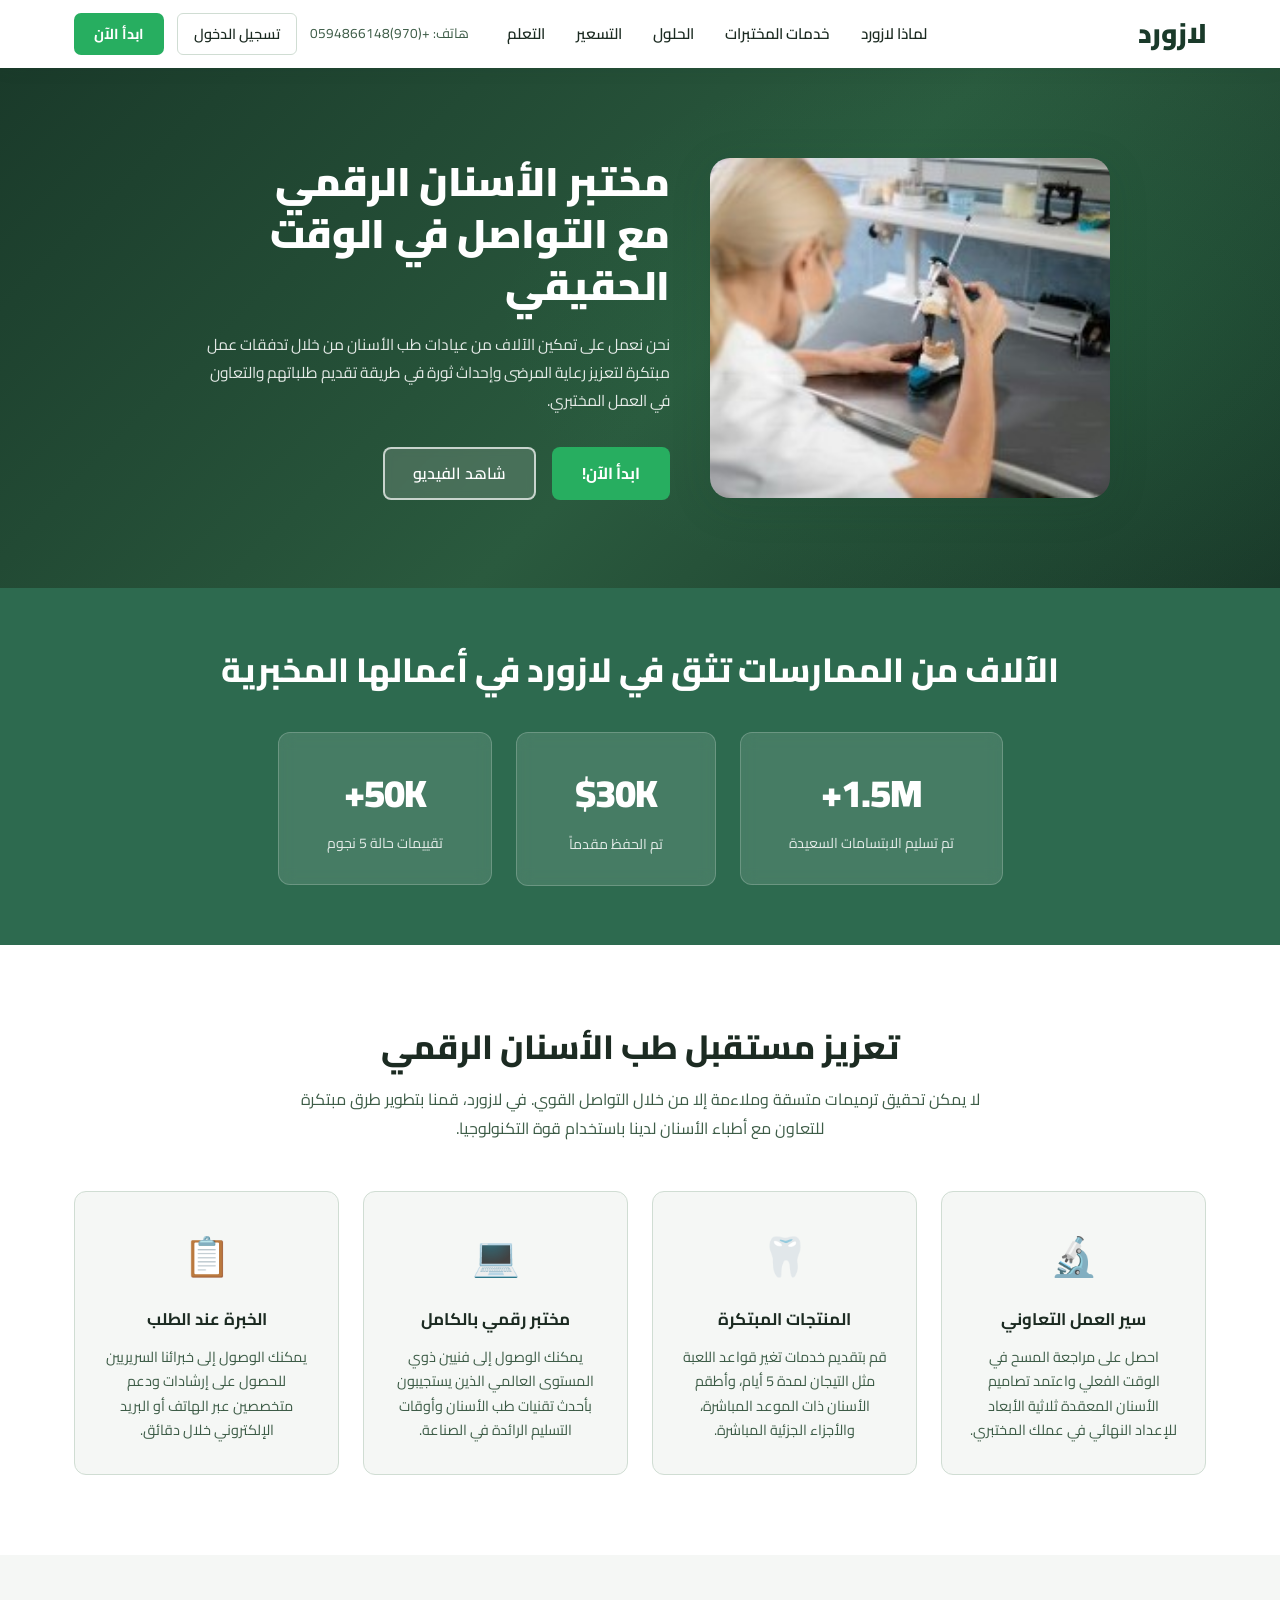
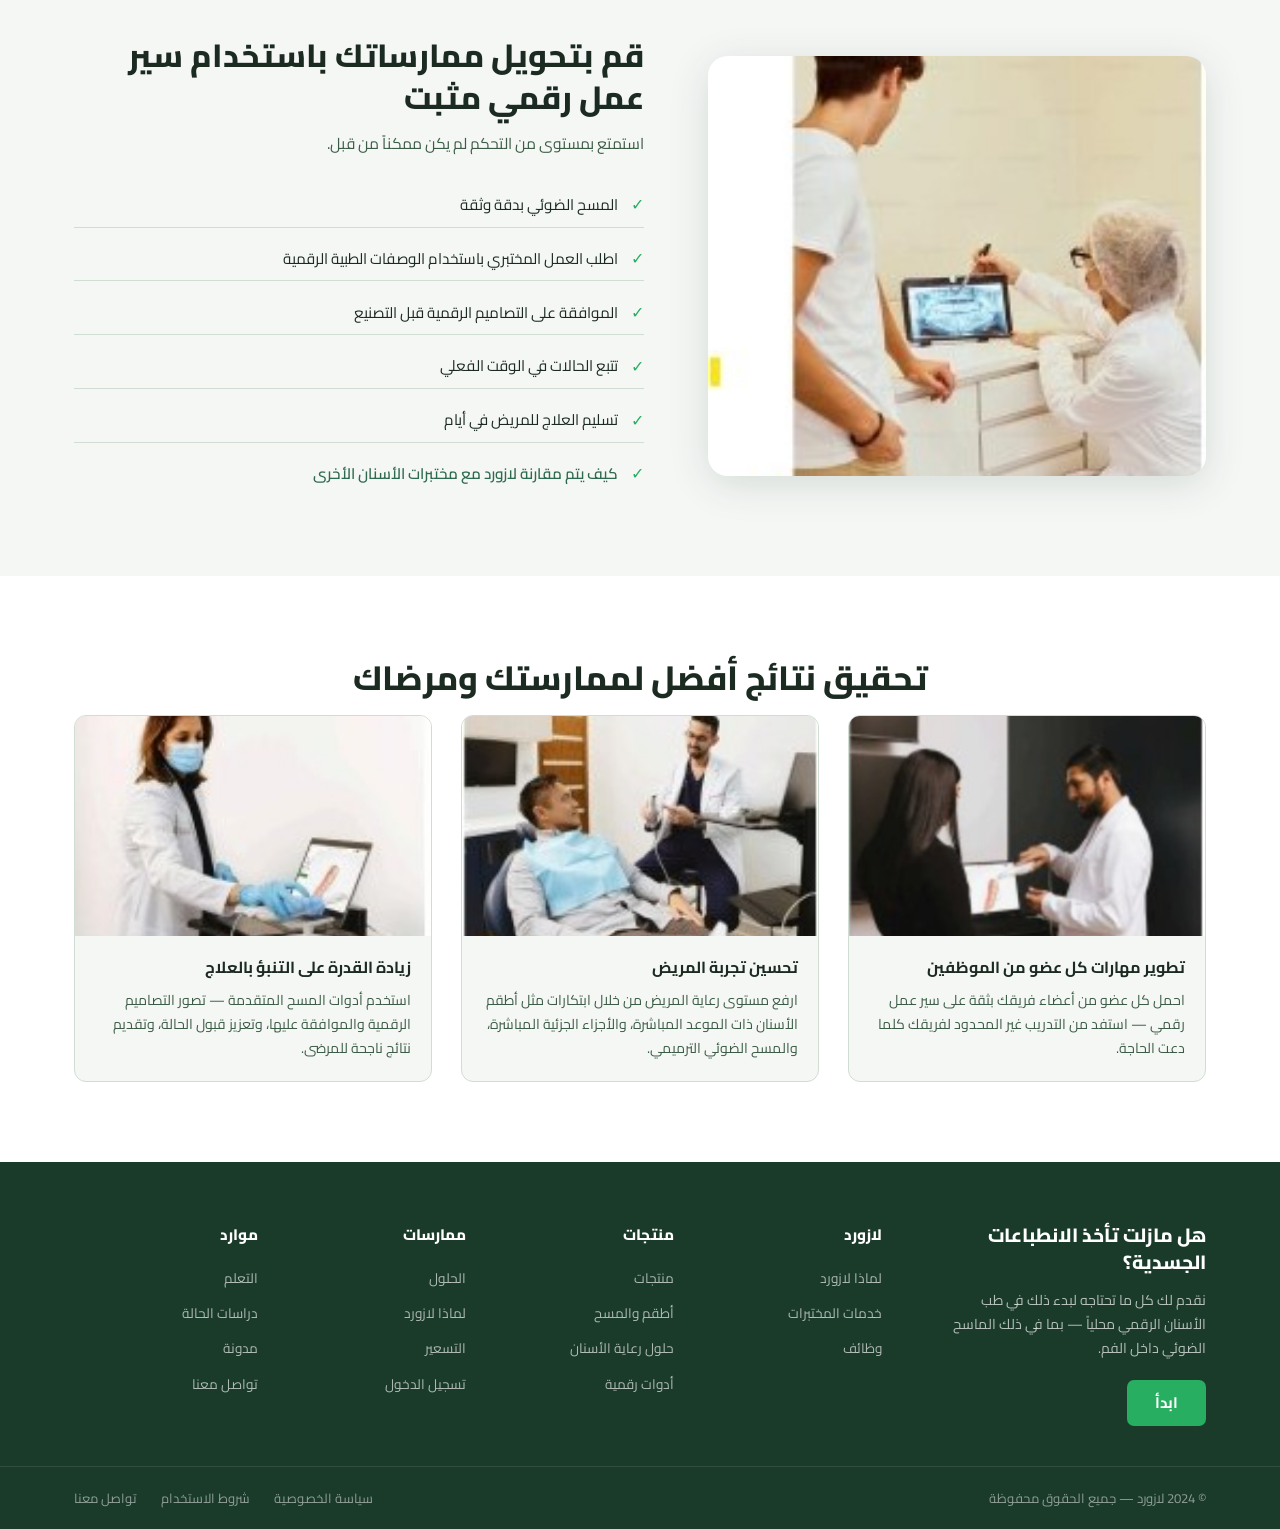
<file: index.html>
<!DOCTYPE html>
<html lang="ar" dir="rtl">

<head>
  <meta charset="UTF-8" />
  <meta name="viewport" content="width=device-width, initial-scale=1.0" />
  <title>لازورد — مختبر الأسنان الرقمي</title>
  <link rel="stylesheet" href="style.css" />
  <link rel="preconnect" href="https://fonts.googleapis.com" />
  <link rel="preconnect" href="https://fonts.gstatic.com" crossorigin />
  <link
    href="https://fonts.googleapis.com/css2?family=Cairo:wght@300;400;500;600;700;800;900&family=Tajawal:wght@300;400;500;700;800&display=swap"
    rel="stylesheet" />
</head>

<body>

  <!-- NAVBAR -->
  <header class="navbar">
    <div class="nav-container">
      <a href="index.html" class="logo">لازورد</a>
      <nav class="nav-links">
        <a href="why-lazord.html">لماذا لازورد</a>
        <a href="lab-services.html">خدمات المختبرات</a>
        <a href="solutions.html">الحلول</a>
        <a href="pricing.html">التسعير</a>
        <a href="learn.html">التعلم</a>
      </nav>
      <div class="nav-actions">
        <span class="phone">هاتف: +(970)0594866148</span>
        <a href="login.html" class="btn-login">تسجيل الدخول</a>
        <a href="pricing.html" class="btn-cta">ابدأ الآن</a>
      </div>
      <button class="mobile-menu-btn" id="mobileMenuBtn" aria-label="القائمة">
        <span></span><span></span><span></span>
      </button>
    </div>
    <div class="mobile-menu" id="mobileMenu">
      <a href="why-lazord.html">لماذا لازورد</a>
      <a href="lab-services.html">خدمات المختبرات</a>
      <a href="solutions.html">الحلول</a>
      <a href="pricing.html">التسعير</a>
      <a href="learn.html">التعلم</a>
      <a href="pricing.html" class="btn-cta mobile-cta">ابدأ الآن</a>
    </div>
  </header>

  <main>

    <!-- HERO -->
    <section class="hero" id="home">
      <div class="hero-container">
        <div class="hero-image-wrap">
          <img src="images/hero-lab.jpg" alt="مختبر الأسنان" class="hero-img" />
        </div>
        <div class="hero-content">
          <h1>مختبر الأسنان الرقمي<br />مع التواصل في الوقت<br />الحقيقي</h1>
          <p>نحن نعمل على تمكين الآلاف من عيادات طب الأسنان من خلال تدفقات عمل مبتكرة لتعزيز رعاية المرضى وإحداث ثورة في
            طريقة تقديم طلباتهم والتعاون في العمل المختبري.</p>
          <div class="hero-btns">
            <a href="pricing.html" class="btn-primary">ابدأ الآن!</a>
            <a href="why-lazord.html" class="btn-secondary">شاهد الفيديو</a>
          </div>
        </div>
      </div>
    </section>

    <!-- STATS -->
    <section class="stats">
      <div class="container">
        <h2 class="section-title">الآلاف من الممارسات تثق في لازورد في أعمالها المخبرية</h2>
        <div class="stats-grid">
          <div class="stat-card"><span class="stat-num">1.5M+</span><span class="stat-label">تم تسليم الابتسامات
              السعيدة</span></div>
          <div class="stat-card"><span class="stat-num">$30K</span><span class="stat-label">تم الحفظ مقدماً</span></div>
          <div class="stat-card"><span class="stat-num">50K+</span><span class="stat-label">تقييمات حالة 5 نجوم</span>
          </div>
        </div>
      </div>
    </section>

    <!-- FEATURES -->
    <section class="features">
      <div class="container">
        <h2 class="section-title">تعزيز مستقبل طب الأسنان الرقمي</h2>
        <p class="section-subtitle">لا يمكن تحقيق ترميمات متسقة وملاءمة إلا من خلال التواصل القوي. في لازورد، قمنا
          بتطوير طرق مبتكرة للتعاون مع أطباء الأسنان لدينا باستخدام قوة التكنولوجيا.</p>
        <div class="features-grid">
          <div class="feature-card">
            <div class="feature-icon">
              <div class="icon-fallback">🔬</div>
            </div>
            <h3>سير العمل التعاوني</h3>
            <p>احصل على مراجعة المسح في الوقت الفعلي واعتمد تصاميم الأسنان المعقدة ثلاثية الأبعاد للإعداد النهائي في
              عملك المختبري.</p>
          </div>
          <div class="feature-card">
            <div class="feature-icon">
              <div class="icon-fallback">🦷</div>
            </div>
            <h3>المنتجات المبتكرة</h3>
            <p>قم بتقديم خدمات تغير قواعد اللعبة مثل التيجان لمدة 5 أيام، وأطقم الأسنان ذات الموعد المباشرة، والأجزاء
              الجزئية المباشرة.</p>
          </div>
          <div class="feature-card">
            <div class="feature-icon">
              <div class="icon-fallback">💻</div>
            </div>
            <h3>مختبر رقمي بالكامل</h3>
            <p>يمكنك الوصول إلى فنيين ذوي المستوى العالمي الذين يستجيبون بأحدث تقنيات طب الأسنان وأوقات التسليم الرائدة
              في الصناعة.</p>
          </div>
          <div class="feature-card">
            <div class="feature-icon">
              <div class="icon-fallback">📋</div>
            </div>
            <h3>الخبرة عند الطلب</h3>
            <p>يمكنك الوصول إلى خبرائنا السريريين للحصول على إرشادات ودعم متخصصين عبر الهاتف أو البريد الإلكتروني خلال
              دقائق.</p>
          </div>
        </div>
      </div>
    </section>

    <!-- WORKFLOW -->
    <section class="workflow">
      <div class="container workflow-container">
        <div class="workflow-image">
          <img src="images/workflow.jpg" alt="سير العمل" />
        </div>
        <div class="workflow-content">
          <h2>قم بتحويل ممارساتك باستخدام سير عمل رقمي مثبت</h2>
          <p class="workflow-sub">استمتع بمستوى من التحكم لم يكن ممكناً من قبل.</p>
          <ul class="workflow-list">
            <li><span class="check">✓</span> المسح الضوئي بدقة وثقة</li>
            <li><span class="check">✓</span> اطلب العمل المختبري باستخدام الوصفات الطبية الرقمية</li>
            <li><span class="check">✓</span> الموافقة على التصاميم الرقمية قبل التصنيع</li>
            <li><span class="check">✓</span> تتبع الحالات في الوقت الفعلي</li>
            <li><span class="check">✓</span> تسليم العلاج للمريض في أيام</li>
            <li><span class="check">✓</span><a href="why-lazord.html" class="link-green"> كيف يتم مقارنة لازورد مع
                مختبرات الأسنان الأخرى</a></li>
          </ul>
        </div>
      </div>
    </section>

    <!-- RESULTS -->
    <section class="results">
      <div class="container">
        <h2 class="section-title">تحقيق نتائج أفضل لممارستك ومرضاك</h2>
        <div class="results-grid">
          <div class="result-card"><img src="images/result-1.jpg" alt="تطوير مهارات الفريق" />
            <h3>تطوير مهارات كل عضو من الموظفين</h3>
            <p>احمل كل عضو من أعضاء فريقك بثقة على سير عمل رقمي — استفد من التدريب غير المحدود لفريقك كلما دعت الحاجة.
            </p>
          </div>
          <div class="result-card"><img src="images/result-2.jpg" alt="تحسين تجربة المريض" />
            <h3>تحسين تجربة المريض</h3>
            <p>ارفع مستوى رعاية المريض من خلال ابتكارات مثل أطقم الأسنان ذات الموعد المباشرة، والأجزاء الجزئية المباشرة،
              والمسح الضوئي الترميمي.</p>
          </div>
          <div class="result-card"><img src="images/result-3.jpg" alt="زيادة القدرة على التنبؤ بالعلاج" />
            <h3>زيادة القدرة على التنبؤ بالعلاج</h3>
            <p>استخدم أدوات المسح المتقدمة — تصور التصاميم الرقمية والموافقة عليها، وتعزيز قبول الحالة، وتقديم نتائج
              ناجحة للمرضى.</p>
          </div>
        </div>
      </div>
    </section>

  </main>

  <!-- FOOTER -->
  <footer class="footer">
    <div class="container footer-container">
      <div class="footer-cta">
        <h3>هل مازلت تأخذ الانطباعات الجسدية؟</h3>
        <p>نقدم لك كل ما تحتاجه لبدء ذلك في طب الأسنان الرقمي محلياً — بما في ذلك الماسح الضوئي داخل الفم.</p>
        <a href="pricing.html" class="btn-cta-footer">ابدأ</a>
      </div>
      <div class="footer-links">
        <div class="footer-col">
          <h4>لازورد</h4>
          <ul>
            <li><a href="why-lazord.html">لماذا لازورد</a></li>
            <li><a href="lab-services.html">خدمات المختبرات</a></li>
            <li><a href="#">وظائف</a></li>
          </ul>
        </div>
        <div class="footer-col">
          <h4>منتجات</h4>
          <ul>
            <li><a href="lab-services.html">منتجات</a></li>
            <li><a href="lab-services.html">أطقم والمسح</a></li>
            <li><a href="lab-services.html">حلول رعاية الأسنان</a></li>
            <li><a href="lab-services.html">أدوات رقمية</a></li>
          </ul>
        </div>
        <div class="footer-col">
          <h4>ممارسات</h4>
          <ul>
            <li><a href="solutions.html">الحلول</a></li>
            <li><a href="why-lazord.html">لماذا لازورد</a></li>
            <li><a href="pricing.html">التسعير</a></li>
            <li><a href="login.html">تسجيل الدخول</a></li>
          </ul>
        </div>
        <div class="footer-col">
          <h4>موارد</h4>
          <ul>
            <li><a href="learn.html">التعلم</a></li>
            <li><a href="learn.html">دراسات الحالة</a></li>
            <li><a href="learn.html">مدونة</a></li>
            <li><a href="pricing.html">تواصل معنا</a></li>
          </ul>
        </div>
      </div>
    </div>
    <div class="footer-bottom">
      <div class="container">
        <p>© 2024 لازورد — جميع الحقوق محفوظة</p>
        <div class="footer-legal"><a href="#">سياسة الخصوصية</a><a href="#">شروط الاستخدام</a><a
            href="pricing.html">تواصل معنا</a></div>
      </div>
    </div>
  </footer>

  <script src="script.js"></script>
</body>

</html>
</file>
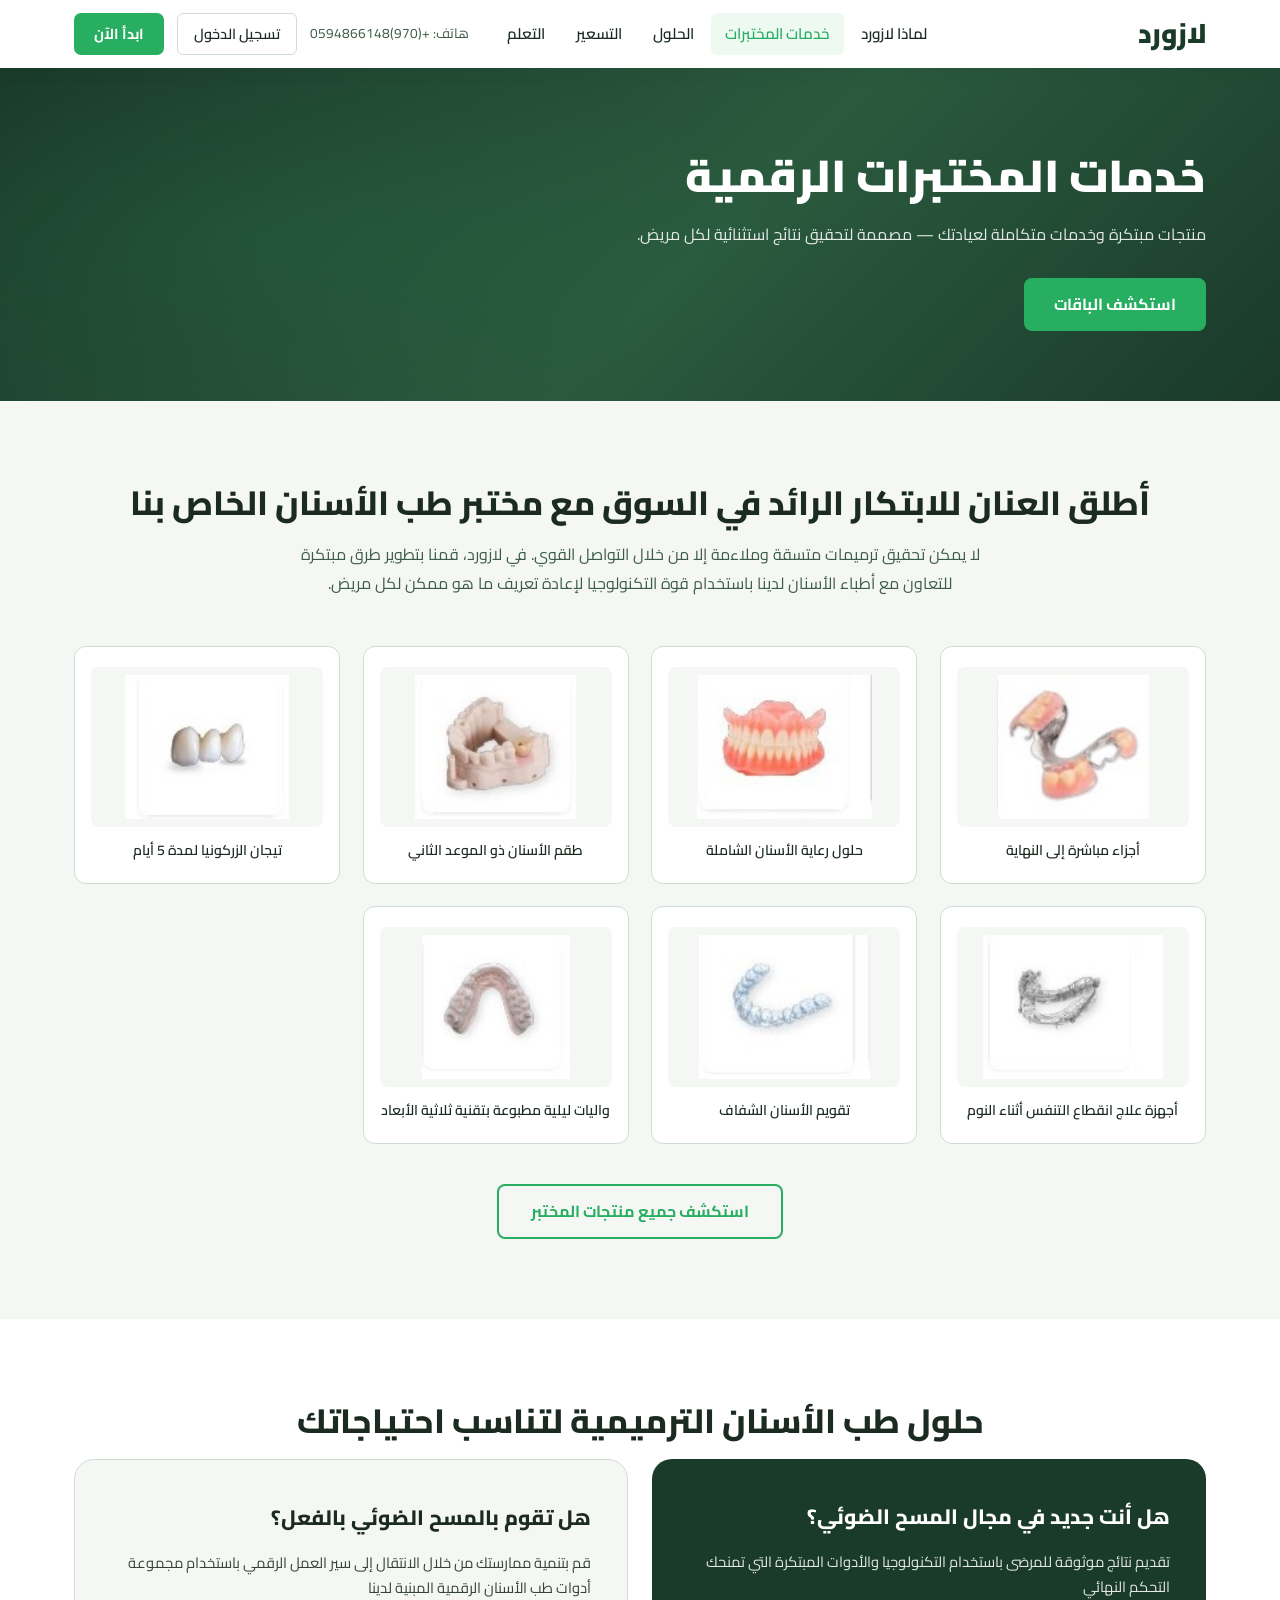
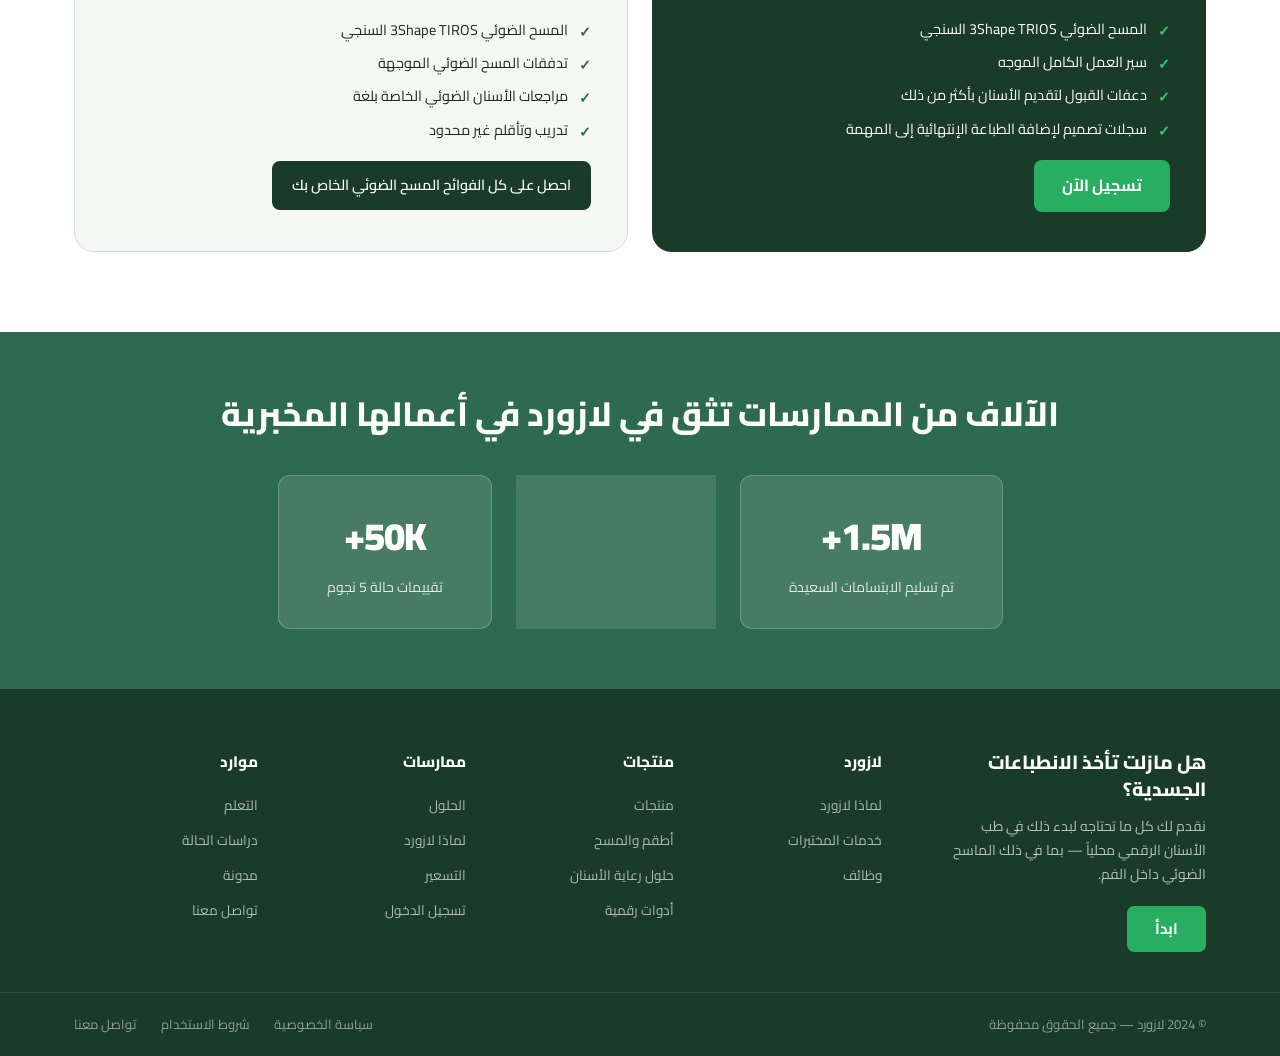
<file: lab-services.html>
<!DOCTYPE html>
<html lang="ar" dir="rtl">

<head>
  <meta charset="UTF-8" />
  <meta name="viewport" content="width=device-width, initial-scale=1.0" />
  <title>خدمات المختبرات — لازورد</title>
  <link rel="stylesheet" href="style.css" />
  <link rel="preconnect" href="https://fonts.googleapis.com" />
  <link rel="preconnect" href="https://fonts.gstatic.com" crossorigin />
  <link
    href="https://fonts.googleapis.com/css2?family=Cairo:wght@300;400;500;600;700;800;900&family=Tajawal:wght@300;400;500;700;800&display=swap"
    rel="stylesheet" />
</head>

<body>

  <!-- NAVBAR -->
  <header class="navbar">
    <div class="nav-container">
      <a href="index.html" class="logo">لازورد</a>
      <nav class="nav-links">
        <a href="why-lazord.html">لماذا لازورد</a>
        <a href="lab-services.html" class="nav-active">خدمات المختبرات</a>
        <a href="solutions.html">الحلول</a>
        <a href="pricing.html">التسعير</a>
        <a href="learn.html">التعلم</a>
      </nav>
      <div class="nav-actions">
        <span class="phone">هاتف: +(970)0594866148</span>
        <a href="login.html" class="btn-login">تسجيل الدخول</a>
        <a href="pricing.html" class="btn-cta">ابدأ الآن</a>
      </div>
      <button class="mobile-menu-btn" id="mobileMenuBtn" aria-label="القائمة">
        <span></span><span></span><span></span>
      </button>
    </div>
    <div class="mobile-menu" id="mobileMenu">
      <a href="why-lazord.html">لماذا لازورد</a>
      <a href="lab-services.html">خدمات المختبرات</a>
      <a href="solutions.html">الحلول</a>
      <a href="pricing.html">التسعير</a>
      <a href="learn.html">التعلم</a>
      <a href="pricing.html" class="btn-cta mobile-cta">ابدأ الآن</a>
    </div>
  </header>

  <main>

    <!-- PAGE HERO -->
    <section class="page-hero">
      <div class="container">
        <div class="page-hero-content">
          <h1>خدمات المختبرات الرقمية</h1>
          <p>منتجات مبتكرة وخدمات متكاملة لعيادتك — مصممة لتحقيق نتائج استثنائية لكل مريض.</p>
          <a href="pricing.html" class="btn-primary">استكشف الباقات</a>
        </div>
      </div>
    </section>

    <!-- PRODUCTS -->
    <section class="products">
      <div class="container">
        <h2 class="section-title">أطلق العنان للابتكار الرائد في السوق مع مختبر طب الأسنان الخاص بنا</h2>
        <p class="section-subtitle">لا يمكن تحقيق ترميمات متسقة وملاءمة إلا من خلال التواصل القوي. في لازورد، قمنا
          بتطوير طرق مبتكرة للتعاون مع أطباء الأسنان لدينا باستخدام قوة التكنولوجيا لإعادة تعريف ما هو ممكن لكل مريض.
        </p>
        <div class="products-grid">
          <div class="product-card"><img src="images/product-1.jpg" alt="أجزاء مباشرة إلى النهاية" />
            <p>أجزاء مباشرة إلى النهاية</p>
          </div>
          <div class="product-card"><img src="images/product-2.jpg" alt="حلول رعاية الأسنان الشاملة" />
            <p>حلول رعاية الأسنان الشاملة</p>
          </div>
          <div class="product-card"><img src="images/product-3.jpg" alt="طقم الأسنان ذو الموعد الثاني" />
            <p>طقم الأسنان ذو الموعد الثاني</p>
          </div>
          <div class="product-card"><img src="images/product-4.jpg" alt="تيجان الزركونيا لمدة 5 أيام" />
            <p>تيجان الزركونيا لمدة 5 أيام</p>
          </div>
          <div class="product-card"><img src="images/product-5.jpg" alt="أجهزة علاج انقطاع التنفس أثناء النوم" />
            <p>أجهزة علاج انقطاع التنفس أثناء النوم</p>
          </div>
          <div class="product-card"><img src="images/product-6.jpg" alt="تقويم الأسنان الشفاف" />
            <p>تقويم الأسنان الشفاف</p>
          </div>
          <div class="product-card"><img src="images/product-7.jpg" alt="واليات ليلية مطبوعة بتقنية ثلاثية الأبعاد" />
            <p>واليات ليلية مطبوعة بتقنية ثلاثية الأبعاد</p>
          </div>
        </div>
        <div class="products-cta">
          <a href="pricing.html" class="btn-outline">استكشف جميع منتجات المختبر</a>
        </div>
      </div>
    </section>

    <!-- SCANNING SOLUTIONS -->
    <section class="scanning">
      <div class="container">
        <h2 class="section-title">حلول طب الأسنان الترميمية لتناسب احتياجاتك</h2>
        <div class="scanning-grid">
          <div class="scanning-card dark">
            <h3>هل أنت جديد في مجال المسح الضوئي؟</h3>
            <p>تقديم نتائج موثوقة للمرضى باستخدام التكنولوجيا والأدوات المبتكرة التي تمنحك التحكم النهائي</p>
            <ul>
              <li><span class="check-icon">✓</span> المسح الضوئي 3Shape TRIOS السنجي</li>
              <li><span class="check-icon">✓</span> سير العمل الكامل الموجه</li>
              <li><span class="check-icon">✓</span> دعفات القبول لتقديم الأسنان بأكثر من ذلك</li>
              <li><span class="check-icon">✓</span> سجلات تصميم لإضافة الطباعة الإنتهائية إلى المهمة</li>
            </ul>
            <a href="pricing.html" class="btn-green">تسجيل الآن</a>
          </div>
          <div class="scanning-card light">
            <h3>هل تقوم بالمسح الضوئي بالفعل؟</h3>
            <p>قم بتنمية ممارستك من خلال الانتقال إلى سير العمل الرقمي باستخدام مجموعة أدوات طب الأسنان الرقمية المبنية
              لدينا</p>
            <ul>
              <li><span class="check-icon">✓</span> المسح الضوئي 3Shape TIROS السنجي</li>
              <li><span class="check-icon">✓</span> تدفقات المسح الضوئي الموجهة</li>
              <li><span class="check-icon">✓</span> مراجعات الأسنان الضوئي الخاصة بلغة</li>
              <li><span class="check-icon">✓</span> تدريب وتأقلم غير محدود</li>
            </ul>
            <a href="pricing.html" class="btn-dark">احصل على كل الفوائح المسح الضوئي الخاص بك</a>
          </div>
        </div>
      </div>
    </section>

    <!-- STATS -->
    <section class="stats">
      <div class="container">
        <h2 class="section-title">الآلاف من الممارسات تثق في لازورد في أعمالها المخبرية</h2>
        <div class="stats-grid">
          <div class="stat-card"><span class="stat-num">1.5M+</span><span class="stat-label">تم تسليم الابتسامات
              السعيدة</span></div>
          <div class="stat-card"><span class="stat-num">$30K</span><span class="stat-label">تم الحفظ مقدماً</span></div>
          <div class="stat-card"><span class="stat-num">50K+</span><span class="stat-label">تقييمات حالة 5 نجوم</span>
          </div>
        </div>
      </div>
    </section>

  </main>

  <!-- FOOTER -->
  <footer class="footer">
    <div class="container footer-container">
      <div class="footer-cta">
        <h3>هل مازلت تأخذ الانطباعات الجسدية؟</h3>
        <p>نقدم لك كل ما تحتاجه لبدء ذلك في طب الأسنان الرقمي محلياً — بما في ذلك الماسح الضوئي داخل الفم.</p>
        <a href="pricing.html" class="btn-cta-footer">ابدأ</a>
      </div>
      <div class="footer-links">
        <div class="footer-col">
          <h4>لازورد</h4>
          <ul>
            <li><a href="why-lazord.html">لماذا لازورد</a></li>
            <li><a href="lab-services.html">خدمات المختبرات</a></li>
            <li><a href="#">وظائف</a></li>
          </ul>
        </div>
        <div class="footer-col">
          <h4>منتجات</h4>
          <ul>
            <li><a href="lab-services.html">منتجات</a></li>
            <li><a href="lab-services.html">أطقم والمسح</a></li>
            <li><a href="lab-services.html">حلول رعاية الأسنان</a></li>
            <li><a href="lab-services.html">أدوات رقمية</a></li>
          </ul>
        </div>
        <div class="footer-col">
          <h4>ممارسات</h4>
          <ul>
            <li><a href="solutions.html">الحلول</a></li>
            <li><a href="why-lazord.html">لماذا لازورد</a></li>
            <li><a href="pricing.html">التسعير</a></li>
            <li><a href="login.html">تسجيل الدخول</a></li>
          </ul>
        </div>
        <div class="footer-col">
          <h4>موارد</h4>
          <ul>
            <li><a href="learn.html">التعلم</a></li>
            <li><a href="learn.html">دراسات الحالة</a></li>
            <li><a href="learn.html">مدونة</a></li>
            <li><a href="pricing.html">تواصل معنا</a></li>
          </ul>
        </div>
      </div>
    </div>
    <div class="footer-bottom">
      <div class="container">
        <p>© 2024 لازورد — جميع الحقوق محفوظة</p>
        <div class="footer-legal"><a href="#">سياسة الخصوصية</a><a href="#">شروط الاستخدام</a><a
            href="pricing.html">تواصل معنا</a></div>
      </div>
    </div>
  </footer>

  <script src="script.js"></script>
</body>

</html>
</file>
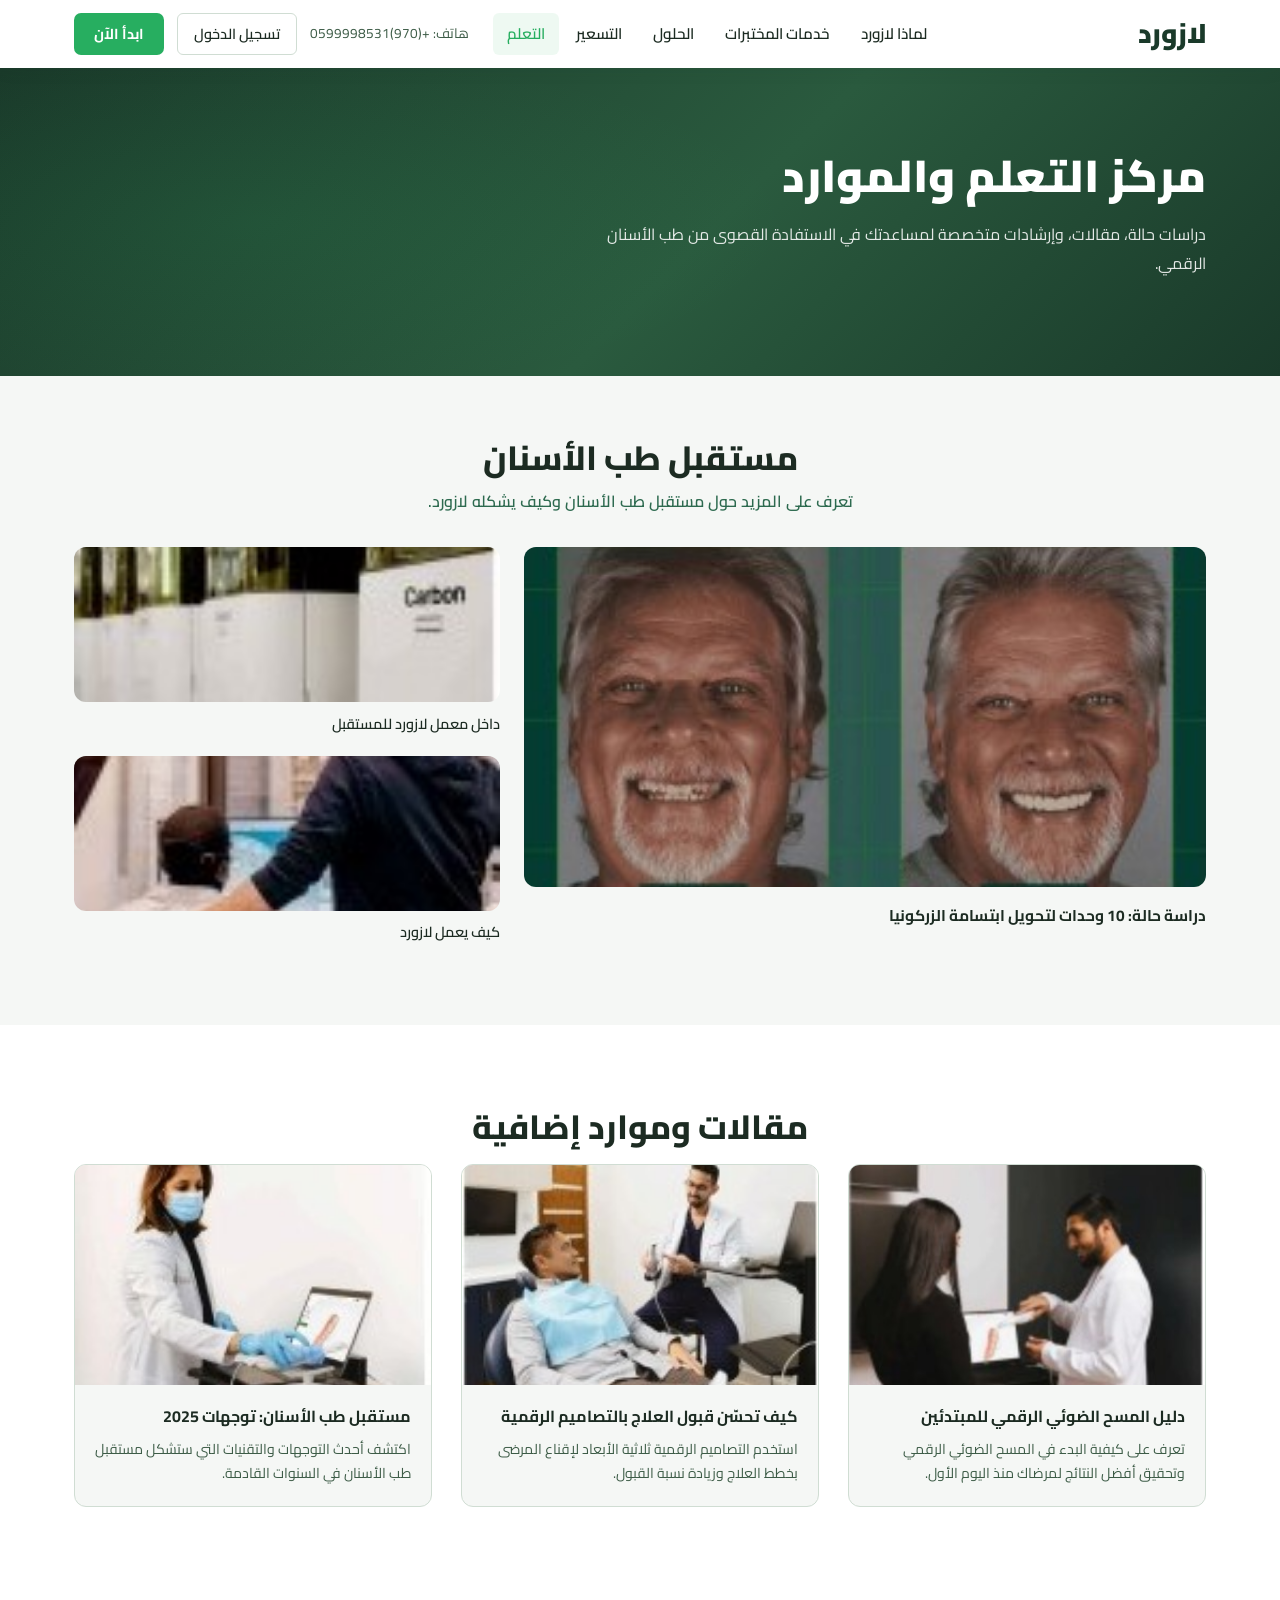
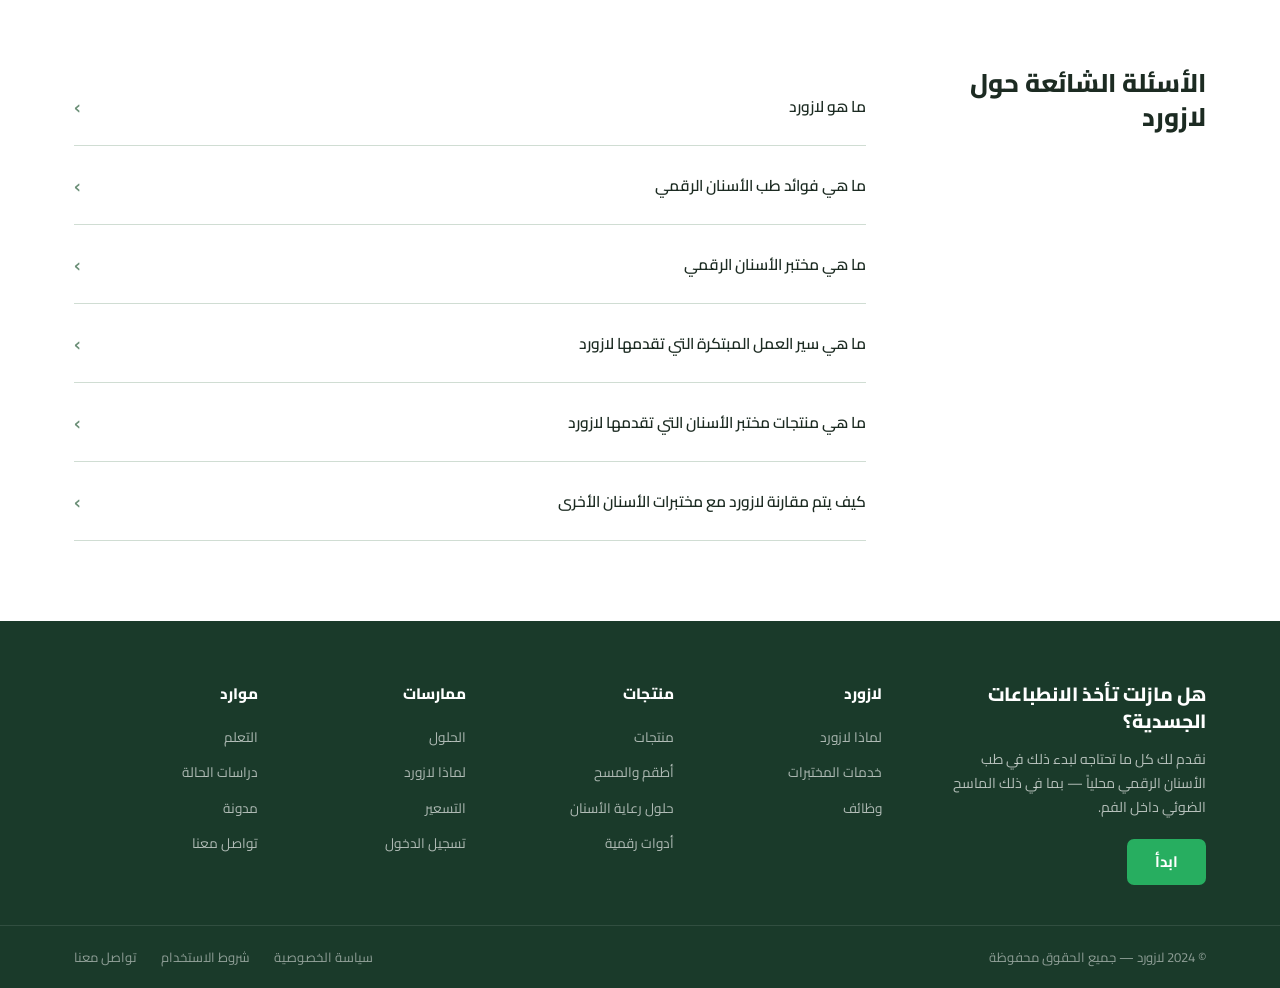
<file: learn.html>
<!DOCTYPE html>
<html lang="ar" dir="rtl">
<head>
  <meta charset="UTF-8" />
  <meta name="viewport" content="width=device-width, initial-scale=1.0" />
  <title>التعلم — لازورد</title>
  <link rel="stylesheet" href="style.css" />
  <link rel="preconnect" href="https://fonts.googleapis.com" />
  <link rel="preconnect" href="https://fonts.gstatic.com" crossorigin />
  <link href="https://fonts.googleapis.com/css2?family=Cairo:wght@300;400;500;600;700;800;900&family=Tajawal:wght@300;400;500;700;800&display=swap" rel="stylesheet" />
</head>
<body>

  <!-- NAVBAR -->
  <header class="navbar">
    <div class="nav-container">
      <a href="index.html" class="logo">لازورد</a>
      <nav class="nav-links">
        <a href="why-lazord.html">لماذا لازورد</a>
        <a href="lab-services.html">خدمات المختبرات</a>
        <a href="solutions.html">الحلول</a>
        <a href="pricing.html">التسعير</a>
        <a href="learn.html" class="nav-active">التعلم</a>
      </nav>
      <div class="nav-actions">
        <span class="phone">هاتف: +(970)0599998531</span>
        <a href="login.html" class="btn-login">تسجيل الدخول</a>
        <a href="pricing.html" class="btn-cta">ابدأ الآن</a>
      </div>
      <button class="mobile-menu-btn" id="mobileMenuBtn" aria-label="القائمة">
        <span></span><span></span><span></span>
      </button>
    </div>
    <div class="mobile-menu" id="mobileMenu">
      <a href="why-lazord.html">لماذا لازورد</a>
      <a href="lab-services.html">خدمات المختبرات</a>
      <a href="solutions.html">الحلول</a>
      <a href="pricing.html">التسعير</a>
      <a href="learn.html">التعلم</a>
      <a href="pricing.html" class="btn-cta mobile-cta">ابدأ الآن</a>
    </div>
  </header>

  <main>

    <!-- PAGE HERO -->
    <section class="page-hero">
      <div class="container">
        <div class="page-hero-content">
          <h1>مركز التعلم والموارد</h1>
          <p>دراسات حالة، مقالات، وإرشادات متخصصة لمساعدتك في الاستفادة القصوى من طب الأسنان الرقمي.</p>
        </div>
      </div>
    </section>

    <!-- BLOG / RESOURCES -->
    <section class="blog" style="padding-top: 60px;">
      <div class="container">
        <h2 class="section-title" style="margin-bottom:0.5rem;">مستقبل طب الأسنان</h2>
        <p class="blog-intro">تعرف على المزيد حول مستقبل طب الأسنان وكيف يشكله لازورد.</p>
        <div class="blog-grid">
          <div class="blog-main">
            <img src="images/blog-smile.jpg" alt="دراسة حالة: 10 وحدات لتحويل ابتسامة الزركونيا" />
            <p class="blog-label">دراسة حالة: 10 وحدات لتحويل ابتسامة الزركونيا</p>
          </div>
          <div class="blog-side">
            <div class="blog-thumb">
              <img src="images/blog-lab.jpg" alt="داخل معمل لازورد للمستقبل" />
              <p>داخل معمل لازورد للمستقبل</p>
            </div>
            <div class="blog-thumb">
              <img src="images/blog-work.jpg" alt="كيف يعمل لازورد" />
              <p>كيف يعمل لازورد</p>
            </div>
          </div>
        </div>
      </div>
    </section>

    <!-- MORE ARTICLES -->
    <section class="results" style="background: var(--white);">
      <div class="container">
        <h2 class="section-title">مقالات وموارد إضافية</h2>
        <div class="results-grid">
          <div class="result-card">
            <img src="images/result-1.jpg" alt="دليل المسح الضوئي الرقمي" />
            <h3>دليل المسح الضوئي الرقمي للمبتدئين</h3>
            <p>تعرف على كيفية البدء في المسح الضوئي الرقمي وتحقيق أفضل النتائج لمرضاك منذ اليوم الأول.</p>
          </div>
          <div class="result-card">
            <img src="images/result-2.jpg" alt="تحسين قبول العلاج" />
            <h3>كيف تحسّن قبول العلاج بالتصاميم الرقمية</h3>
            <p>استخدم التصاميم الرقمية ثلاثية الأبعاد لإقناع المرضى بخطط العلاج وزيادة نسبة القبول.</p>
          </div>
          <div class="result-card">
            <img src="images/result-3.jpg" alt="مستقبل طب الأسنان" />
            <h3>مستقبل طب الأسنان: توجهات 2025</h3>
            <p>اكتشف أحدث التوجهات والتقنيات التي ستشكل مستقبل طب الأسنان في السنوات القادمة.</p>
          </div>
        </div>
      </div>
    </section>

    <!-- FAQ -->
    <section class="faq">
      <div class="container faq-container">
        <h2 class="faq-title">الأسئلة الشائعة حول لازورد</h2>
        <div class="faq-list">
          <div class="faq-item">
            <button class="faq-btn" aria-expanded="false"><span>ما هو لازورد</span><span class="faq-arrow">›</span></button>
            <div class="faq-answer"><p>لازورد هو مختبر الأسنان الرقمي الرائد الذي يتيح لعيادات طب الأسنان التواصل الفوري مع المختبر وتتبع الحالات وإتمام الطلبات بشكل رقمي بالكامل.</p></div>
          </div>
          <div class="faq-item">
            <button class="faq-btn" aria-expanded="false"><span>ما هي فوائد طب الأسنان الرقمي</span><span class="faq-arrow">›</span></button>
            <div class="faq-answer"><p>يوفر طب الأسنان الرقمي دقة أعلى في التصاميم، وأوقات تسليم أسرع، وتحسين التواصل بين العيادة والمختبر، وتجربة أفضل للمريض.</p></div>
          </div>
          <div class="faq-item">
            <button class="faq-btn" aria-expanded="false"><span>ما هي مختبر الأسنان الرقمي</span><span class="faq-arrow">›</span></button>
            <div class="faq-answer"><p>مختبر الأسنان الرقمي هو مرفق متخصص يستخدم أحدث التقنيات الرقمية مثل طباعة ثلاثية الأبعاد والتصميم الحاسوبي لإنتاج ترميمات أسنان عالية الجودة.</p></div>
          </div>
          <div class="faq-item">
            <button class="faq-btn" aria-expanded="false"><span>ما هي سير العمل المبتكرة التي تقدمها لازورد</span><span class="faq-arrow">›</span></button>
            <div class="faq-answer"><p>تقدم لازورد سير عمل رقمية متكاملة تشمل المسح الضوئي، والتصميم الرقمي، والموافقة عبر الإنترنت، وتتبع الحالات في الوقت الفعلي.</p></div>
          </div>
          <div class="faq-item">
            <button class="faq-btn" aria-expanded="false"><span>ما هي منتجات مختبر الأسنان التي تقدمها لازورد</span><span class="faq-arrow">›</span></button>
            <div class="faq-answer"><p>تقدم لازورد مجموعة واسعة من المنتجات تشمل تيجان الزركونيا، وحلول رعاية الأسنان الشاملة، وأطقم الأسنان ذات الموعد الثاني، وأجهزة علاج انقطاع التنفس، وغيرها.</p></div>
          </div>
          <div class="faq-item">
            <button class="faq-btn" aria-expanded="false"><span>كيف يتم مقارنة لازورد مع مختبرات الأسنان الأخرى</span><span class="faq-arrow">›</span></button>
            <div class="faq-answer"><p>تتميز لازورد بتقديم نظام رقمي متكامل، وسرعة تسليم لا مثيل لها، ودعم متخصص على مدار الساعة، مع أسعار تنافسية مقارنة بالمختبرات التقليدية.</p></div>
          </div>
        </div>
      </div>
    </section>

  </main>

  <!-- FOOTER -->
  <footer class="footer">
    <div class="container footer-container">
      <div class="footer-cta">
        <h3>هل مازلت تأخذ الانطباعات الجسدية؟</h3>
        <p>نقدم لك كل ما تحتاجه لبدء ذلك في طب الأسنان الرقمي محلياً — بما في ذلك الماسح الضوئي داخل الفم.</p>
        <a href="pricing.html" class="btn-cta-footer">ابدأ</a>
      </div>
      <div class="footer-links">
        <div class="footer-col"><h4>لازورد</h4><ul><li><a href="why-lazord.html">لماذا لازورد</a></li><li><a href="lab-services.html">خدمات المختبرات</a></li><li><a href="#">وظائف</a></li></ul></div>
        <div class="footer-col"><h4>منتجات</h4><ul><li><a href="lab-services.html">منتجات</a></li><li><a href="lab-services.html">أطقم والمسح</a></li><li><a href="lab-services.html">حلول رعاية الأسنان</a></li><li><a href="lab-services.html">أدوات رقمية</a></li></ul></div>
        <div class="footer-col"><h4>ممارسات</h4><ul><li><a href="solutions.html">الحلول</a></li><li><a href="why-lazord.html">لماذا لازورد</a></li><li><a href="pricing.html">التسعير</a></li><li><a href="login.html">تسجيل الدخول</a></li></ul></div>
        <div class="footer-col"><h4>موارد</h4><ul><li><a href="learn.html">التعلم</a></li><li><a href="learn.html">دراسات الحالة</a></li><li><a href="learn.html">مدونة</a></li><li><a href="pricing.html">تواصل معنا</a></li></ul></div>
      </div>
    </div>
    <div class="footer-bottom">
      <div class="container">
        <p>© 2024 لازورد — جميع الحقوق محفوظة</p>
        <div class="footer-legal"><a href="#">سياسة الخصوصية</a><a href="#">شروط الاستخدام</a><a href="pricing.html">تواصل معنا</a></div>
      </div>
    </div>
  </footer>

  <script src="script.js"></script>
</body>
</html>
</file>
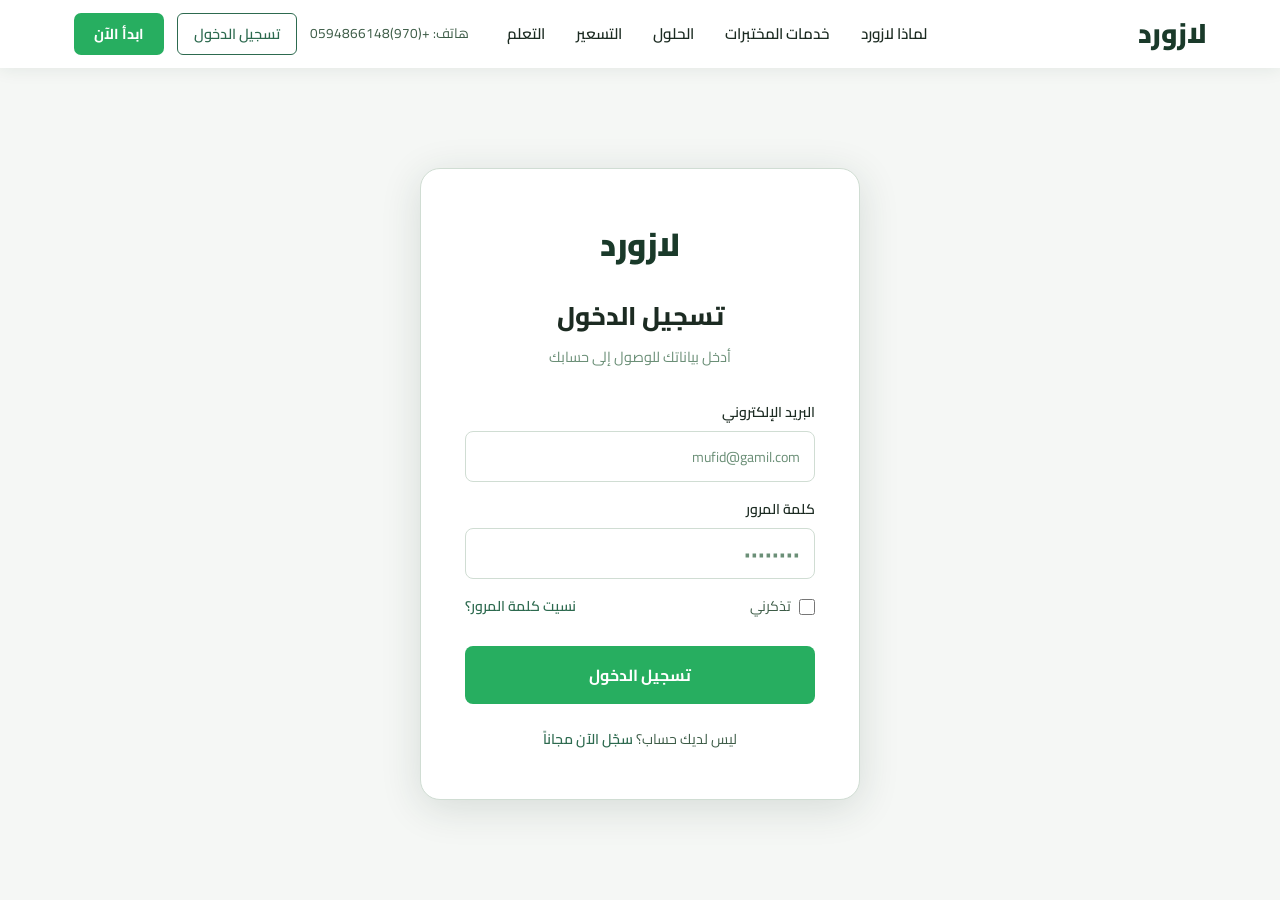
<file: login.html>
<!DOCTYPE html>
<html lang="ar" dir="rtl">

<head>
  <meta charset="UTF-8" />
  <meta name="viewport" content="width=device-width, initial-scale=1.0" />
  <title>تسجيل الدخول — لازورد</title>
  <link rel="stylesheet" href="style.css" />
  <link rel="preconnect" href="https://fonts.googleapis.com" />
  <link rel="preconnect" href="https://fonts.gstatic.com" crossorigin />
  <link
    href="https://fonts.googleapis.com/css2?family=Cairo:wght@300;400;500;600;700;800;900&family=Tajawal:wght@300;400;500;700;800&display=swap"
    rel="stylesheet" />
</head>

<body>

  <!-- NAVBAR -->
  <header class="navbar">
    <div class="nav-container">
      <a href="index.html" class="logo">لازورد</a>
      <nav class="nav-links">
        <a href="why-lazord.html">لماذا لازورد</a>
        <a href="lab-services.html">خدمات المختبرات</a>
        <a href="solutions.html">الحلول</a>
        <a href="pricing.html">التسعير</a>
        <a href="learn.html">التعلم</a>
      </nav>
      <div class="nav-actions">
        <span class="phone">هاتف: +(970)0594866148</span>
        <a href="login.html" class="btn-login nav-active-login">تسجيل الدخول</a>
        <a href="pricing.html" class="btn-cta">ابدأ الآن</a>
      </div>
      <button class="mobile-menu-btn" id="mobileMenuBtn" aria-label="القائمة">
        <span></span><span></span><span></span>
      </button>
    </div>
    <div class="mobile-menu" id="mobileMenu">
      <a href="why-lazord.html">لماذا لازورد</a>
      <a href="lab-services.html">خدمات المختبرات</a>
      <a href="solutions.html">الحلول</a>
      <a href="pricing.html">التسعير</a>
      <a href="learn.html">التعلم</a>
      <a href="pricing.html" class="btn-cta mobile-cta">ابدأ الآن</a>
    </div>
  </header>

  <main>
    <section class="login-section">
      <div class="login-card">
        <a href="index.html" class="logo login-logo">لازورد</a>
        <h1>تسجيل الدخول</h1>
        <p class="login-sub">أدخل بياناتك للوصول إلى حسابك</p>

        <form class="login-form" id="loginForm">
          <div class="form-group">
            <label for="loginEmail">البريد الإلكتروني</label>
            <input type="email" id="loginEmail" placeholder="mufid@gamil.com" />
          </div>
          <div class="form-group">
            <label for="loginPassword">كلمة المرور</label>
            <input type="password" id="loginPassword" placeholder="••••••••" />
          </div>
          <div class="login-remember">
            <label class="checkbox-label">
              <input type="checkbox" id="remember" />
              <span>تذكرني</span>
            </label>
            <a href="#" class="forgot-link">نسيت كلمة المرور؟</a>
          </div>
          <button type="submit" class="btn-submit login-submit">تسجيل الدخول</button>
        </form>

        <p class="login-register">ليس لديك حساب؟ <a href="pricing.html" class="link-green">سجّل الآن مجاناً</a></p>
      </div>
    </section>
  </main>

  <script src="script.js"></script>
</body>

</html>
</file>
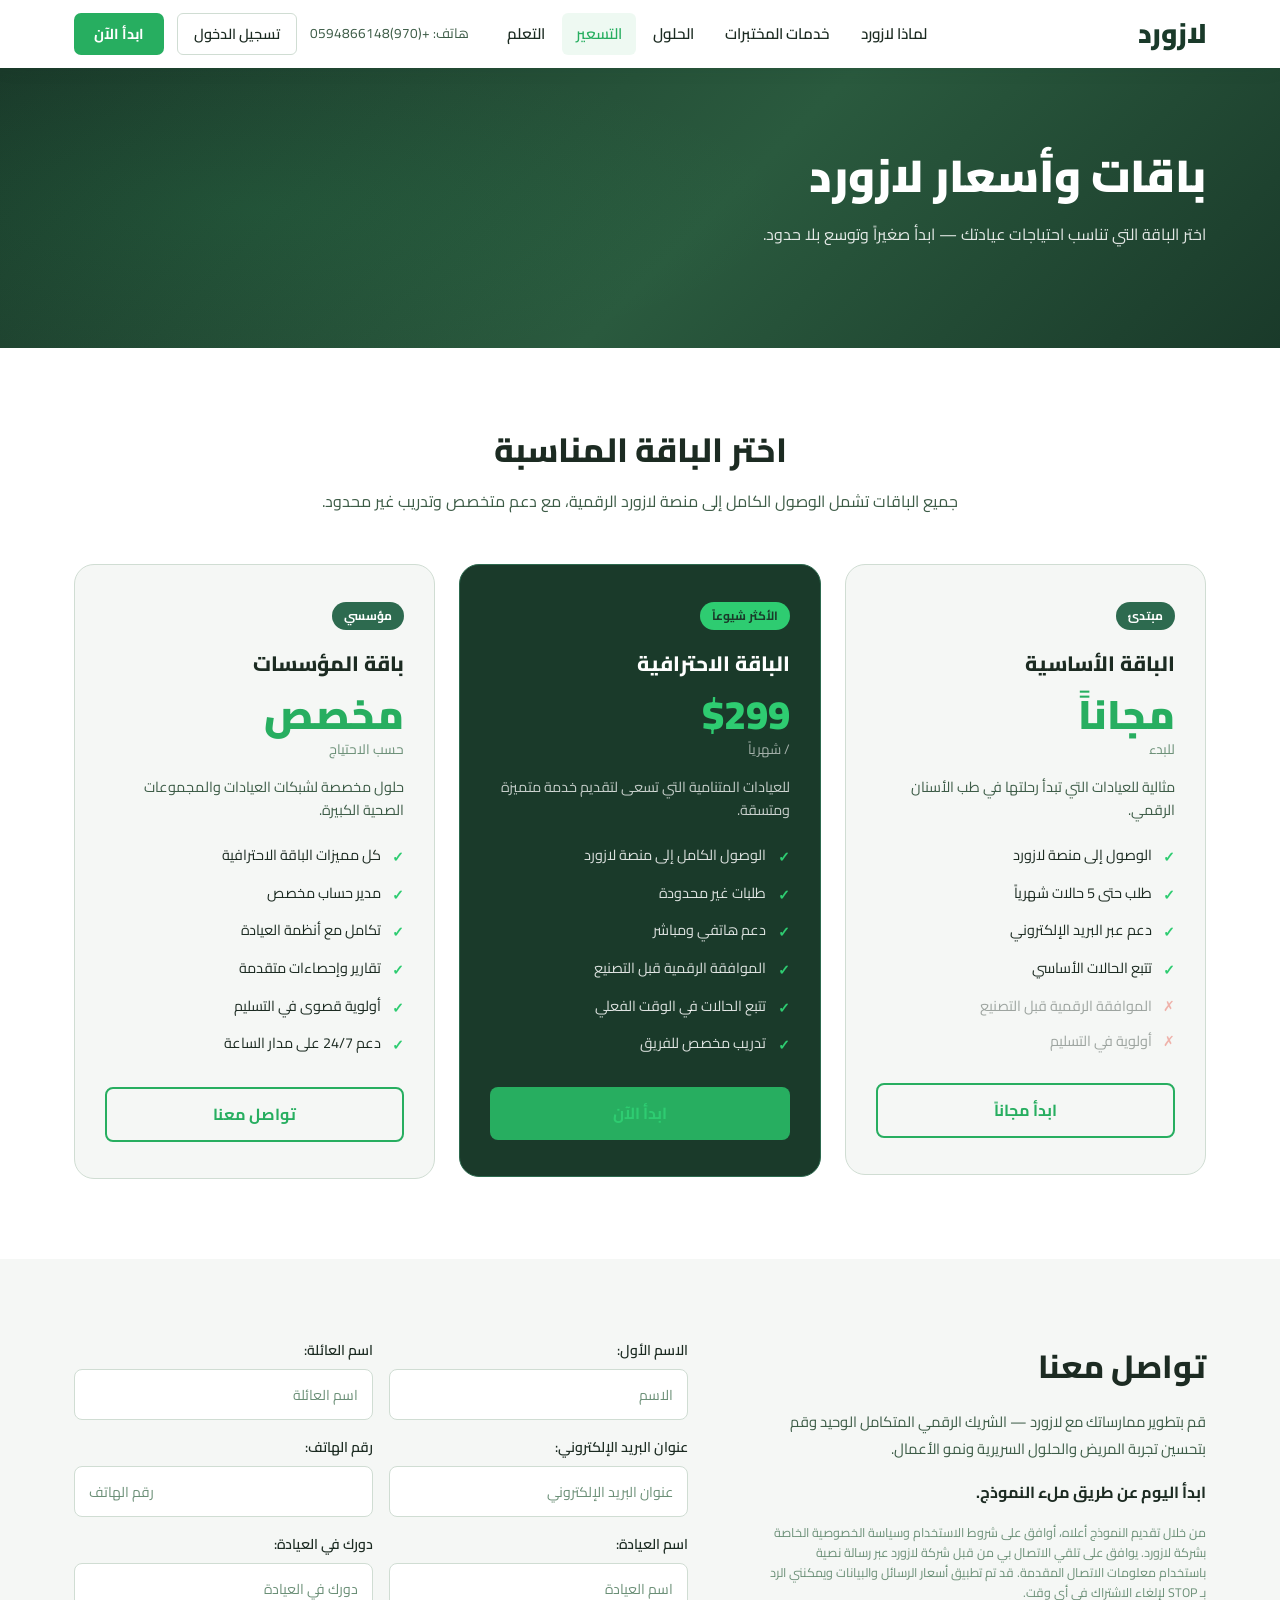
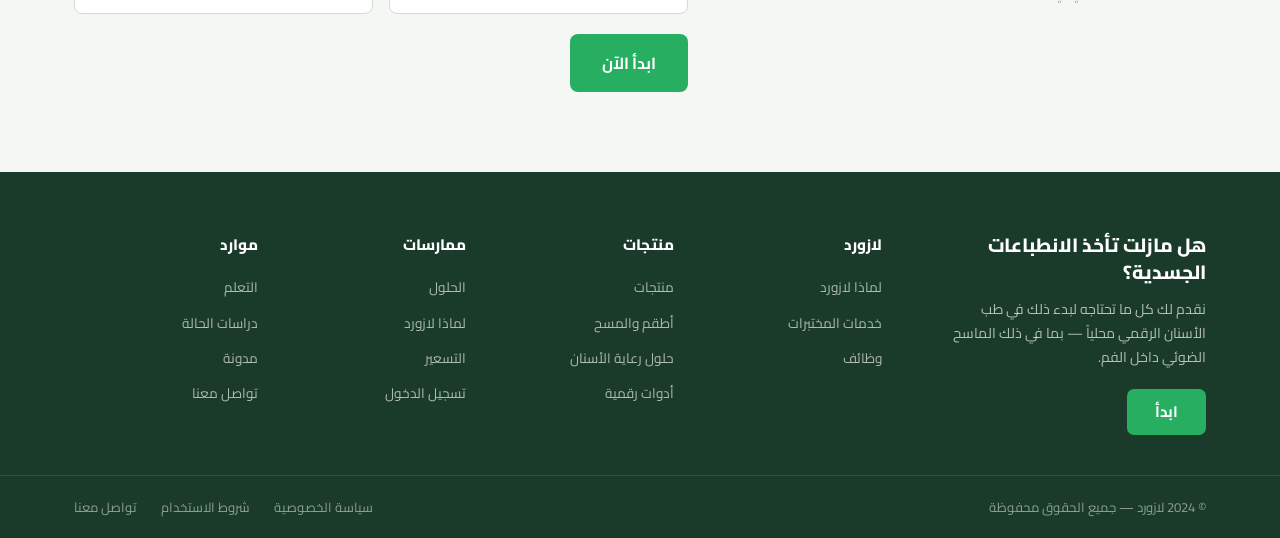
<file: pricing.html>
<!DOCTYPE html>
<html lang="ar" dir="rtl">

<head>
  <meta charset="UTF-8" />
  <meta name="viewport" content="width=device-width, initial-scale=1.0" />
  <title>التسعير — لازورد</title>
  <link rel="stylesheet" href="style.css" />
  <link rel="preconnect" href="https://fonts.googleapis.com" />
  <link rel="preconnect" href="https://fonts.gstatic.com" crossorigin />
  <link
    href="https://fonts.googleapis.com/css2?family=Cairo:wght@300;400;500;600;700;800;900&family=Tajawal:wght@300;400;500;700;800&display=swap"
    rel="stylesheet" />
</head>

<body>

  <!-- NAVBAR -->
  <header class="navbar">
    <div class="nav-container">
      <a href="index.html" class="logo">لازورد</a>
      <nav class="nav-links">
        <a href="why-lazord.html">لماذا لازورد</a>
        <a href="lab-services.html">خدمات المختبرات</a>
        <a href="solutions.html">الحلول</a>
        <a href="pricing.html" class="nav-active">التسعير</a>
        <a href="learn.html">التعلم</a>
      </nav>
      <div class="nav-actions">
        <span class="phone">هاتف: +(970)0594866148</span>
        <a href="login.html" class="btn-login">تسجيل الدخول</a>
        <a href="pricing.html" class="btn-cta">ابدأ الآن</a>
      </div>
      <button class="mobile-menu-btn" id="mobileMenuBtn" aria-label="القائمة">
        <span></span><span></span><span></span>
      </button>
    </div>
    <div class="mobile-menu" id="mobileMenu">
      <a href="why-lazord.html">لماذا لازورد</a>
      <a href="lab-services.html">خدمات المختبرات</a>
      <a href="solutions.html">الحلول</a>
      <a href="pricing.html">التسعير</a>
      <a href="learn.html">التعلم</a>
      <a href="pricing.html" class="btn-cta mobile-cta">ابدأ الآن</a>
    </div>
  </header>

  <main>

    <!-- PAGE HERO -->
    <section class="page-hero">
      <div class="container">
        <div class="page-hero-content">
          <h1>باقات وأسعار لازورد</h1>
          <p>اختر الباقة التي تناسب احتياجات عيادتك — ابدأ صغيراً وتوسع بلا حدود.</p>
        </div>
      </div>
    </section>

    <!-- PRICING CARDS -->
    <section class="pricing-section">
      <div class="container">
        <h2 class="section-title">اختر الباقة المناسبة</h2>
        <p class="section-subtitle">جميع الباقات تشمل الوصول الكامل إلى منصة لازورد الرقمية، مع دعم متخصص وتدريب غير
          محدود.</p>
        <div class="pricing-grid">

          <div class="pricing-card">
            <div class="pricing-badge">مبتدئ</div>
            <h3>الباقة الأساسية</h3>
            <div class="pricing-price">
              <span class="price-amount">مجاناً</span>
              <span class="price-period">للبدء</span>
            </div>
            <p class="pricing-desc">مثالية للعيادات التي تبدأ رحلتها في طب الأسنان الرقمي.</p>
            <ul class="pricing-features">
              <li><span class="check-icon">✓</span> الوصول إلى منصة لازورد</li>
              <li><span class="check-icon">✓</span> طلب حتى 5 حالات شهرياً</li>
              <li><span class="check-icon">✓</span> دعم عبر البريد الإلكتروني</li>
              <li><span class="check-icon">✓</span> تتبع الحالات الأساسي</li>
              <li class="disabled"><span>✗</span> الموافقة الرقمية قبل التصنيع</li>
              <li class="disabled"><span>✗</span> أولوية في التسليم</li>
            </ul>
            <a href="#contact" class="btn-outline pricing-btn">ابدأ مجاناً</a>
          </div>

          <div class="pricing-card pricing-popular">
            <div class="pricing-badge popular">الأكثر شيوعاً</div>
            <h3>الباقة الاحترافية</h3>
            <div class="pricing-price">
              <span class="price-amount">$299</span>
              <span class="price-period">/ شهرياً</span>
            </div>
            <p class="pricing-desc">للعيادات المتنامية التي تسعى لتقديم خدمة متميزة ومتسقة.</p>
            <ul class="pricing-features">
              <li><span class="check-icon">✓</span> الوصول الكامل إلى منصة لازورد</li>
              <li><span class="check-icon">✓</span> طلبات غير محدودة</li>
              <li><span class="check-icon">✓</span> دعم هاتفي ومباشر</li>
              <li><span class="check-icon">✓</span> الموافقة الرقمية قبل التصنيع</li>
              <li><span class="check-icon">✓</span> تتبع الحالات في الوقت الفعلي</li>
              <li><span class="check-icon">✓</span> تدريب مخصص للفريق</li>
            </ul>
            <a href="#contact" class="btn-primary pricing-btn">ابدأ الآن</a>
          </div>

          <div class="pricing-card">
            <div class="pricing-badge">مؤسسي</div>
            <h3>باقة المؤسسات</h3>
            <div class="pricing-price">
              <span class="price-amount">مخصص</span>
              <span class="price-period">حسب الاحتياج</span>
            </div>
            <p class="pricing-desc">حلول مخصصة لشبكات العيادات والمجموعات الصحية الكبيرة.</p>
            <ul class="pricing-features">
              <li><span class="check-icon">✓</span> كل مميزات الباقة الاحترافية</li>
              <li><span class="check-icon">✓</span> مدير حساب مخصص</li>
              <li><span class="check-icon">✓</span> تكامل مع أنظمة العيادة</li>
              <li><span class="check-icon">✓</span> تقارير وإحصاءات متقدمة</li>
              <li><span class="check-icon">✓</span> أولوية قصوى في التسليم</li>
              <li><span class="check-icon">✓</span> دعم 24/7 على مدار الساعة</li>
            </ul>
            <a href="#contact" class="btn-outline pricing-btn">تواصل معنا</a>
          </div>

        </div>
      </div>
    </section>

    <!-- CONTACT FORM -->
    <section class="contact" id="contact">
      <div class="container contact-container">
        <div class="contact-info">
          <h2>تواصل معنا</h2>
          <p>قم بتطوير ممارساتك مع لازورد — الشريك الرقمي المتكامل الوحيد وقم بتحسين تجربة المريض والحلول السريرية ونمو
            الأعمال.</p>
          <p class="contact-start"><strong>ابدأ اليوم عن طريق ملء النموذج.</strong></p>
          <p class="contact-legal">من خلال تقديم النموذج أعلاه، أوافق على شروط الاستخدام وسياسة الخصوصية الخاصة بشركة
            لازورد. يوافق على تلقي الاتصال بي من قبل شركة لازورد عبر رسالة نصية باستخدام معلومات الاتصال المقدمة. قد تم
            تطبيق أسعار الرسائل والبيانات ويمكنني الرد بـ STOP لإلغاء الاشتراك في أي وقت.</p>
        </div>
        <form class="contact-form" id="contactForm">
          <div class="form-row">
            <div class="form-group">
              <label for="firstName">الاسم الأول:</label>
              <input type="text" id="firstName" placeholder="الاسم" />
            </div>
            <div class="form-group">
              <label for="lastName">اسم العائلة:</label>
              <input type="text" id="lastName" placeholder="اسم العائلة" />
            </div>
          </div>
          <div class="form-row">
            <div class="form-group">
              <label for="email">عنوان البريد الإلكتروني:</label>
              <input type="email" id="email" placeholder="عنوان البريد الإلكتروني" />
            </div>
            <div class="form-group">
              <label for="phone">رقم الهاتف:</label>
              <input type="tel" id="phone" placeholder="رقم الهاتف" />
            </div>
          </div>
          <div class="form-row">
            <div class="form-group">
              <label for="clinic">اسم العيادة:</label>
              <input type="text" id="clinic" placeholder="اسم العيادة" />
            </div>
            <div class="form-group">
              <label for="role">دورك في العيادة:</label>
              <input type="text" id="role" placeholder="دورك في العيادة" />
            </div>
          </div>
          <button type="submit" class="btn-submit">ابدأ الآن</button>
        </form>
      </div>
    </section>

  </main>

  <!-- FOOTER -->
  <footer class="footer">
    <div class="container footer-container">
      <div class="footer-cta">
        <h3>هل مازلت تأخذ الانطباعات الجسدية؟</h3>
        <p>نقدم لك كل ما تحتاجه لبدء ذلك في طب الأسنان الرقمي محلياً — بما في ذلك الماسح الضوئي داخل الفم.</p>
        <a href="#contact" class="btn-cta-footer">ابدأ</a>
      </div>
      <div class="footer-links">
        <div class="footer-col">
          <h4>لازورد</h4>
          <ul>
            <li><a href="why-lazord.html">لماذا لازورد</a></li>
            <li><a href="lab-services.html">خدمات المختبرات</a></li>
            <li><a href="#">وظائف</a></li>
          </ul>
        </div>
        <div class="footer-col">
          <h4>منتجات</h4>
          <ul>
            <li><a href="lab-services.html">منتجات</a></li>
            <li><a href="lab-services.html">أطقم والمسح</a></li>
            <li><a href="lab-services.html">حلول رعاية الأسنان</a></li>
            <li><a href="lab-services.html">أدوات رقمية</a></li>
          </ul>
        </div>
        <div class="footer-col">
          <h4>ممارسات</h4>
          <ul>
            <li><a href="solutions.html">الحلول</a></li>
            <li><a href="why-lazord.html">لماذا لازورد</a></li>
            <li><a href="pricing.html">التسعير</a></li>
            <li><a href="login.html">تسجيل الدخول</a></li>
          </ul>
        </div>
        <div class="footer-col">
          <h4>موارد</h4>
          <ul>
            <li><a href="learn.html">التعلم</a></li>
            <li><a href="learn.html">دراسات الحالة</a></li>
            <li><a href="learn.html">مدونة</a></li>
            <li><a href="pricing.html">تواصل معنا</a></li>
          </ul>
        </div>
      </div>
    </div>
    <div class="footer-bottom">
      <div class="container">
        <p>© 2024 لازورد — جميع الحقوق محفوظة</p>
        <div class="footer-legal"><a href="#">سياسة الخصوصية</a><a href="#">شروط الاستخدام</a><a href="#contact">تواصل
            معنا</a></div>
      </div>
    </div>
  </footer>

  <script src="script.js"></script>
</body>

</html>
</file>
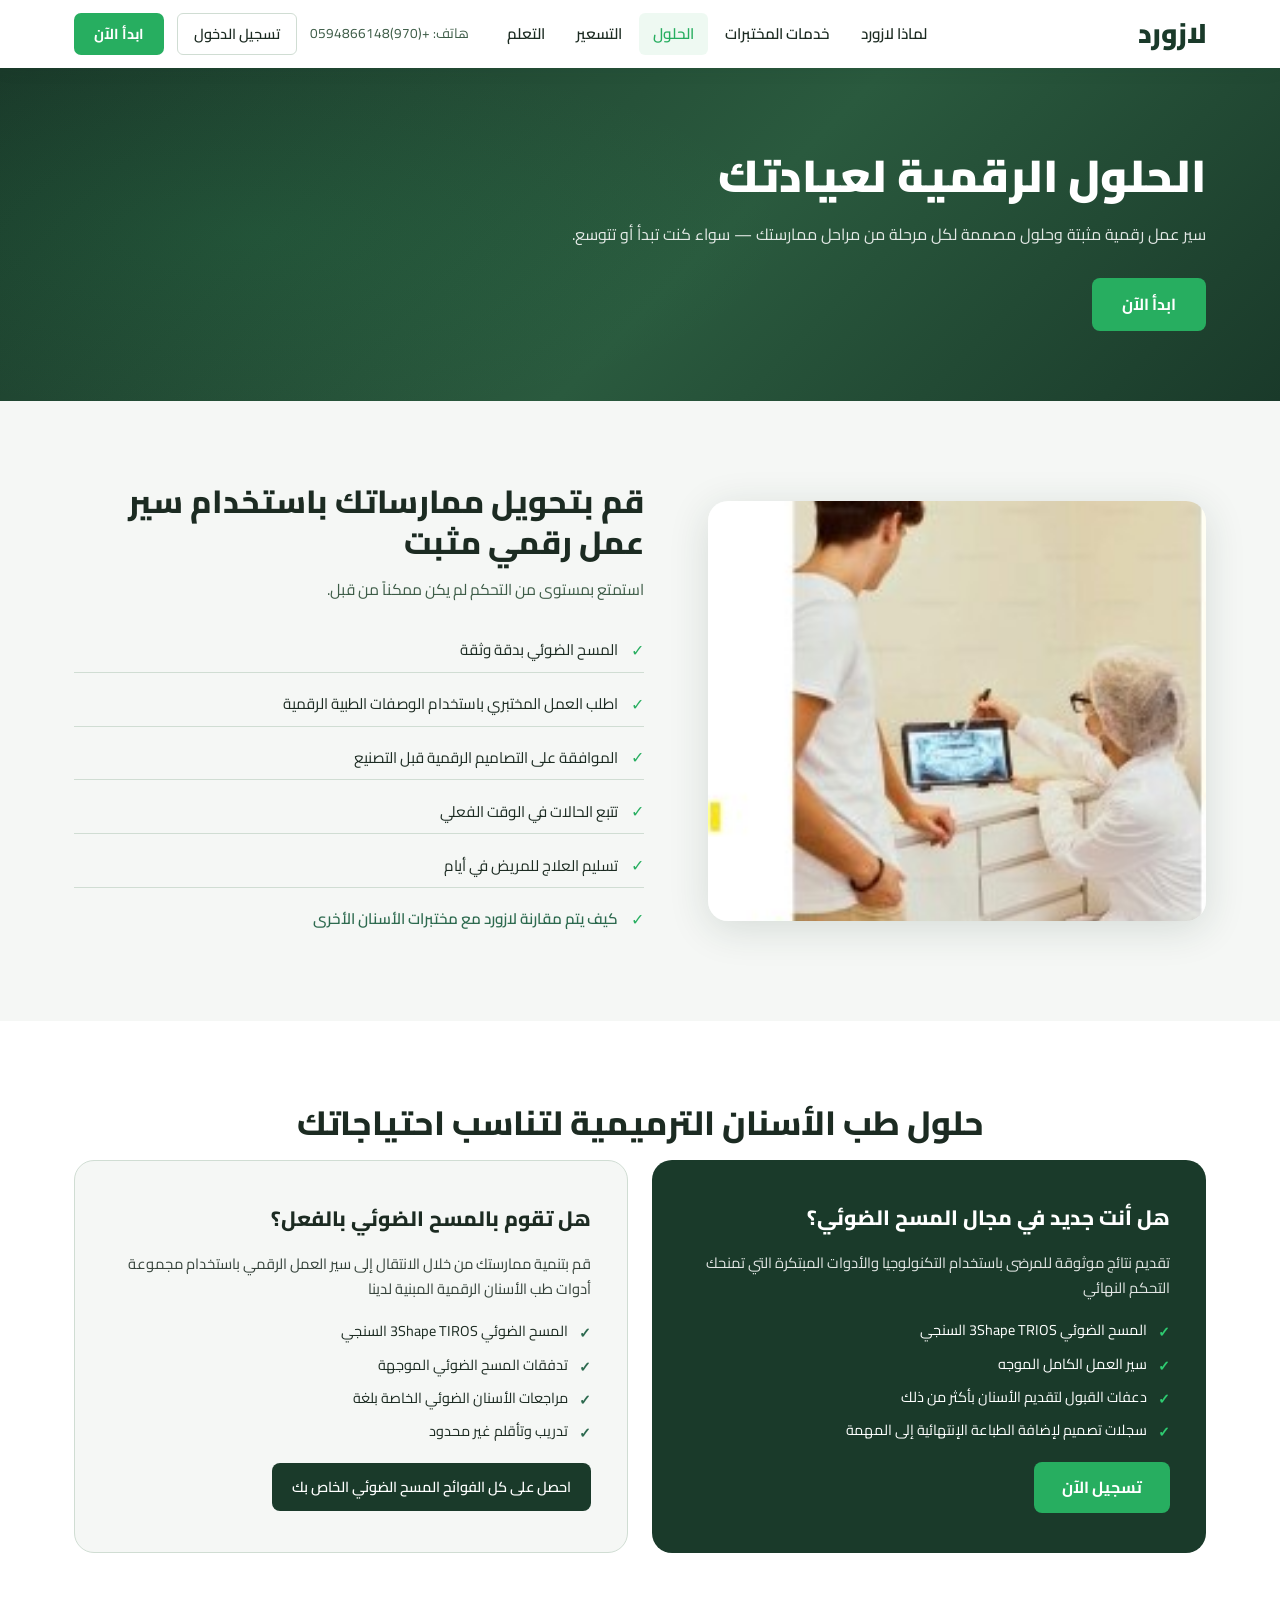
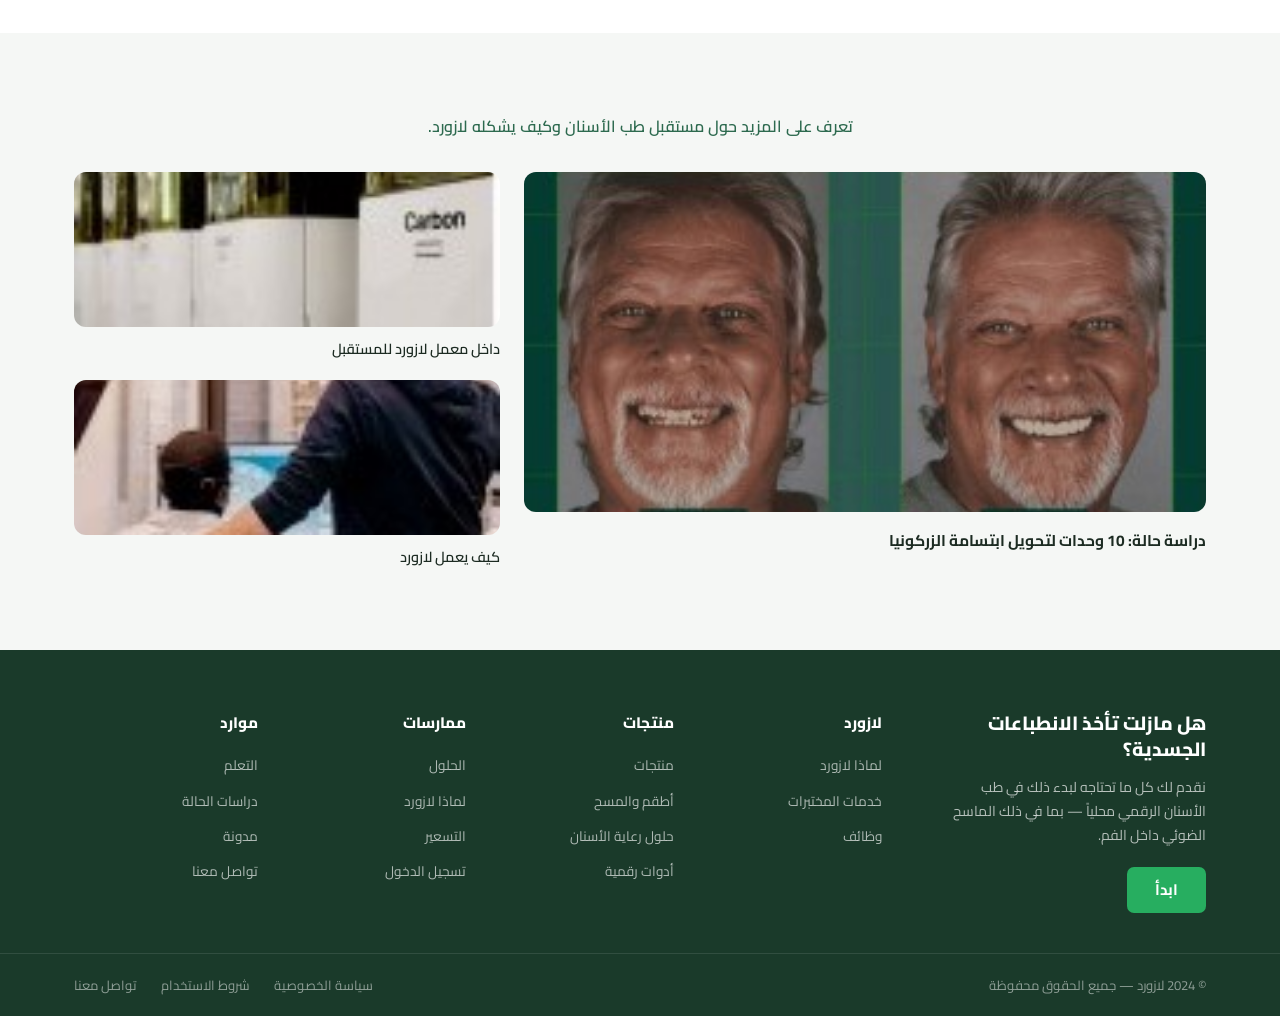
<file: solutions.html>
<!DOCTYPE html>
<html lang="ar" dir="rtl">

<head>
  <meta charset="UTF-8" />
  <meta name="viewport" content="width=device-width, initial-scale=1.0" />
  <title>الحلول — لازورد</title>
  <link rel="stylesheet" href="style.css" />
  <link rel="preconnect" href="https://fonts.googleapis.com" />
  <link rel="preconnect" href="https://fonts.gstatic.com" crossorigin />
  <link
    href="https://fonts.googleapis.com/css2?family=Cairo:wght@300;400;500;600;700;800;900&family=Tajawal:wght@300;400;500;700;800&display=swap"
    rel="stylesheet" />
</head>

<body>

  <!-- NAVBAR -->
  <header class="navbar">
    <div class="nav-container">
      <a href="index.html" class="logo">لازورد</a>
      <nav class="nav-links">
        <a href="why-lazord.html">لماذا لازورد</a>
        <a href="lab-services.html">خدمات المختبرات</a>
        <a href="solutions.html" class="nav-active">الحلول</a>
        <a href="pricing.html">التسعير</a>
        <a href="learn.html">التعلم</a>
      </nav>
      <div class="nav-actions">
        <span class="phone">هاتف: +(970)0594866148</span>
        <a href="login.html" class="btn-login">تسجيل الدخول</a>
        <a href="pricing.html" class="btn-cta">ابدأ الآن</a>
      </div>
      <button class="mobile-menu-btn" id="mobileMenuBtn" aria-label="القائمة">
        <span></span><span></span><span></span>
      </button>
    </div>
    <div class="mobile-menu" id="mobileMenu">
      <a href="why-lazord.html">لماذا لازورد</a>
      <a href="lab-services.html">خدمات المختبرات</a>
      <a href="solutions.html">الحلول</a>
      <a href="pricing.html">التسعير</a>
      <a href="learn.html">التعلم</a>
      <a href="pricing.html" class="btn-cta mobile-cta">ابدأ الآن</a>
    </div>
  </header>

  <main>

    <!-- PAGE HERO -->
    <section class="page-hero">
      <div class="container">
        <div class="page-hero-content">
          <h1>الحلول الرقمية لعيادتك</h1>
          <p>سير عمل رقمية مثبتة وحلول مصممة لكل مرحلة من مراحل ممارستك — سواء كنت تبدأ أو تتوسع.</p>
          <a href="pricing.html" class="btn-primary">ابدأ الآن</a>
        </div>
      </div>
    </section>

    <!-- WORKFLOW -->
    <section class="workflow">
      <div class="container workflow-container">
        <div class="workflow-image">
          <img src="images/workflow.jpg" alt="سير العمل" />
        </div>
        <div class="workflow-content">
          <h2>قم بتحويل ممارساتك باستخدام سير عمل رقمي مثبت</h2>
          <p class="workflow-sub">استمتع بمستوى من التحكم لم يكن ممكناً من قبل.</p>
          <ul class="workflow-list">
            <li><span class="check">✓</span> المسح الضوئي بدقة وثقة</li>
            <li><span class="check">✓</span> اطلب العمل المختبري باستخدام الوصفات الطبية الرقمية</li>
            <li><span class="check">✓</span> الموافقة على التصاميم الرقمية قبل التصنيع</li>
            <li><span class="check">✓</span> تتبع الحالات في الوقت الفعلي</li>
            <li><span class="check">✓</span> تسليم العلاج للمريض في أيام</li>
            <li><span class="check">✓</span><a href="why-lazord.html" class="link-green"> كيف يتم مقارنة لازورد مع
                مختبرات الأسنان الأخرى</a></li>
          </ul>
        </div>
      </div>
    </section>

    <!-- SCANNING -->
    <section class="scanning">
      <div class="container">
        <h2 class="section-title">حلول طب الأسنان الترميمية لتناسب احتياجاتك</h2>
        <div class="scanning-grid">
          <div class="scanning-card dark">
            <h3>هل أنت جديد في مجال المسح الضوئي؟</h3>
            <p>تقديم نتائج موثوقة للمرضى باستخدام التكنولوجيا والأدوات المبتكرة التي تمنحك التحكم النهائي</p>
            <ul>
              <li><span class="check-icon">✓</span> المسح الضوئي 3Shape TRIOS السنجي</li>
              <li><span class="check-icon">✓</span> سير العمل الكامل الموجه</li>
              <li><span class="check-icon">✓</span> دعفات القبول لتقديم الأسنان بأكثر من ذلك</li>
              <li><span class="check-icon">✓</span> سجلات تصميم لإضافة الطباعة الإنتهائية إلى المهمة</li>
            </ul>
            <a href="pricing.html" class="btn-green">تسجيل الآن</a>
          </div>
          <div class="scanning-card light">
            <h3>هل تقوم بالمسح الضوئي بالفعل؟</h3>
            <p>قم بتنمية ممارستك من خلال الانتقال إلى سير العمل الرقمي باستخدام مجموعة أدوات طب الأسنان الرقمية المبنية
              لدينا</p>
            <ul>
              <li><span class="check-icon">✓</span> المسح الضوئي 3Shape TIROS السنجي</li>
              <li><span class="check-icon">✓</span> تدفقات المسح الضوئي الموجهة</li>
              <li><span class="check-icon">✓</span> مراجعات الأسنان الضوئي الخاصة بلغة</li>
              <li><span class="check-icon">✓</span> تدريب وتأقلم غير محدود</li>
            </ul>
            <a href="pricing.html" class="btn-dark">احصل على كل الفوائح المسح الضوئي الخاص بك</a>
          </div>
        </div>
      </div>
    </section>

    <!-- BLOG / CASE STUDIES -->
    <section class="blog">
      <div class="container">
        <p class="blog-intro">تعرف على المزيد حول مستقبل طب الأسنان وكيف يشكله لازورد.</p>
        <div class="blog-grid">
          <div class="blog-main">
            <img src="images/blog-smile.jpg" alt="دراسة حالة: 10 وحدات لتحويل ابتسامة الزركونيا" />
            <p class="blog-label">دراسة حالة: 10 وحدات لتحويل ابتسامة الزركونيا</p>
          </div>
          <div class="blog-side">
            <div class="blog-thumb">
              <img src="images/blog-lab.jpg" alt="داخل معمل لازورد للمستقبل" />
              <p>داخل معمل لازورد للمستقبل</p>
            </div>
            <div class="blog-thumb">
              <img src="images/blog-work.jpg" alt="كيف يعمل لازورد" />
              <p>كيف يعمل لازورد</p>
            </div>
          </div>
        </div>
      </div>
    </section>

  </main>

  <!-- FOOTER -->
  <footer class="footer">
    <div class="container footer-container">
      <div class="footer-cta">
        <h3>هل مازلت تأخذ الانطباعات الجسدية؟</h3>
        <p>نقدم لك كل ما تحتاجه لبدء ذلك في طب الأسنان الرقمي محلياً — بما في ذلك الماسح الضوئي داخل الفم.</p>
        <a href="pricing.html" class="btn-cta-footer">ابدأ</a>
      </div>
      <div class="footer-links">
        <div class="footer-col">
          <h4>لازورد</h4>
          <ul>
            <li><a href="why-lazord.html">لماذا لازورد</a></li>
            <li><a href="lab-services.html">خدمات المختبرات</a></li>
            <li><a href="#">وظائف</a></li>
          </ul>
        </div>
        <div class="footer-col">
          <h4>منتجات</h4>
          <ul>
            <li><a href="lab-services.html">منتجات</a></li>
            <li><a href="lab-services.html">أطقم والمسح</a></li>
            <li><a href="lab-services.html">حلول رعاية الأسنان</a></li>
            <li><a href="lab-services.html">أدوات رقمية</a></li>
          </ul>
        </div>
        <div class="footer-col">
          <h4>ممارسات</h4>
          <ul>
            <li><a href="solutions.html">الحلول</a></li>
            <li><a href="why-lazord.html">لماذا لازورد</a></li>
            <li><a href="pricing.html">التسعير</a></li>
            <li><a href="login.html">تسجيل الدخول</a></li>
          </ul>
        </div>
        <div class="footer-col">
          <h4>موارد</h4>
          <ul>
            <li><a href="learn.html">التعلم</a></li>
            <li><a href="learn.html">دراسات الحالة</a></li>
            <li><a href="learn.html">مدونة</a></li>
            <li><a href="pricing.html">تواصل معنا</a></li>
          </ul>
        </div>
      </div>
    </div>
    <div class="footer-bottom">
      <div class="container">
        <p>© 2024 لازورد — جميع الحقوق محفوظة</p>
        <div class="footer-legal"><a href="#">سياسة الخصوصية</a><a href="#">شروط الاستخدام</a><a
            href="pricing.html">تواصل معنا</a></div>
      </div>
    </div>
  </footer>

  <script src="script.js"></script>
</body>

</html>
</file>
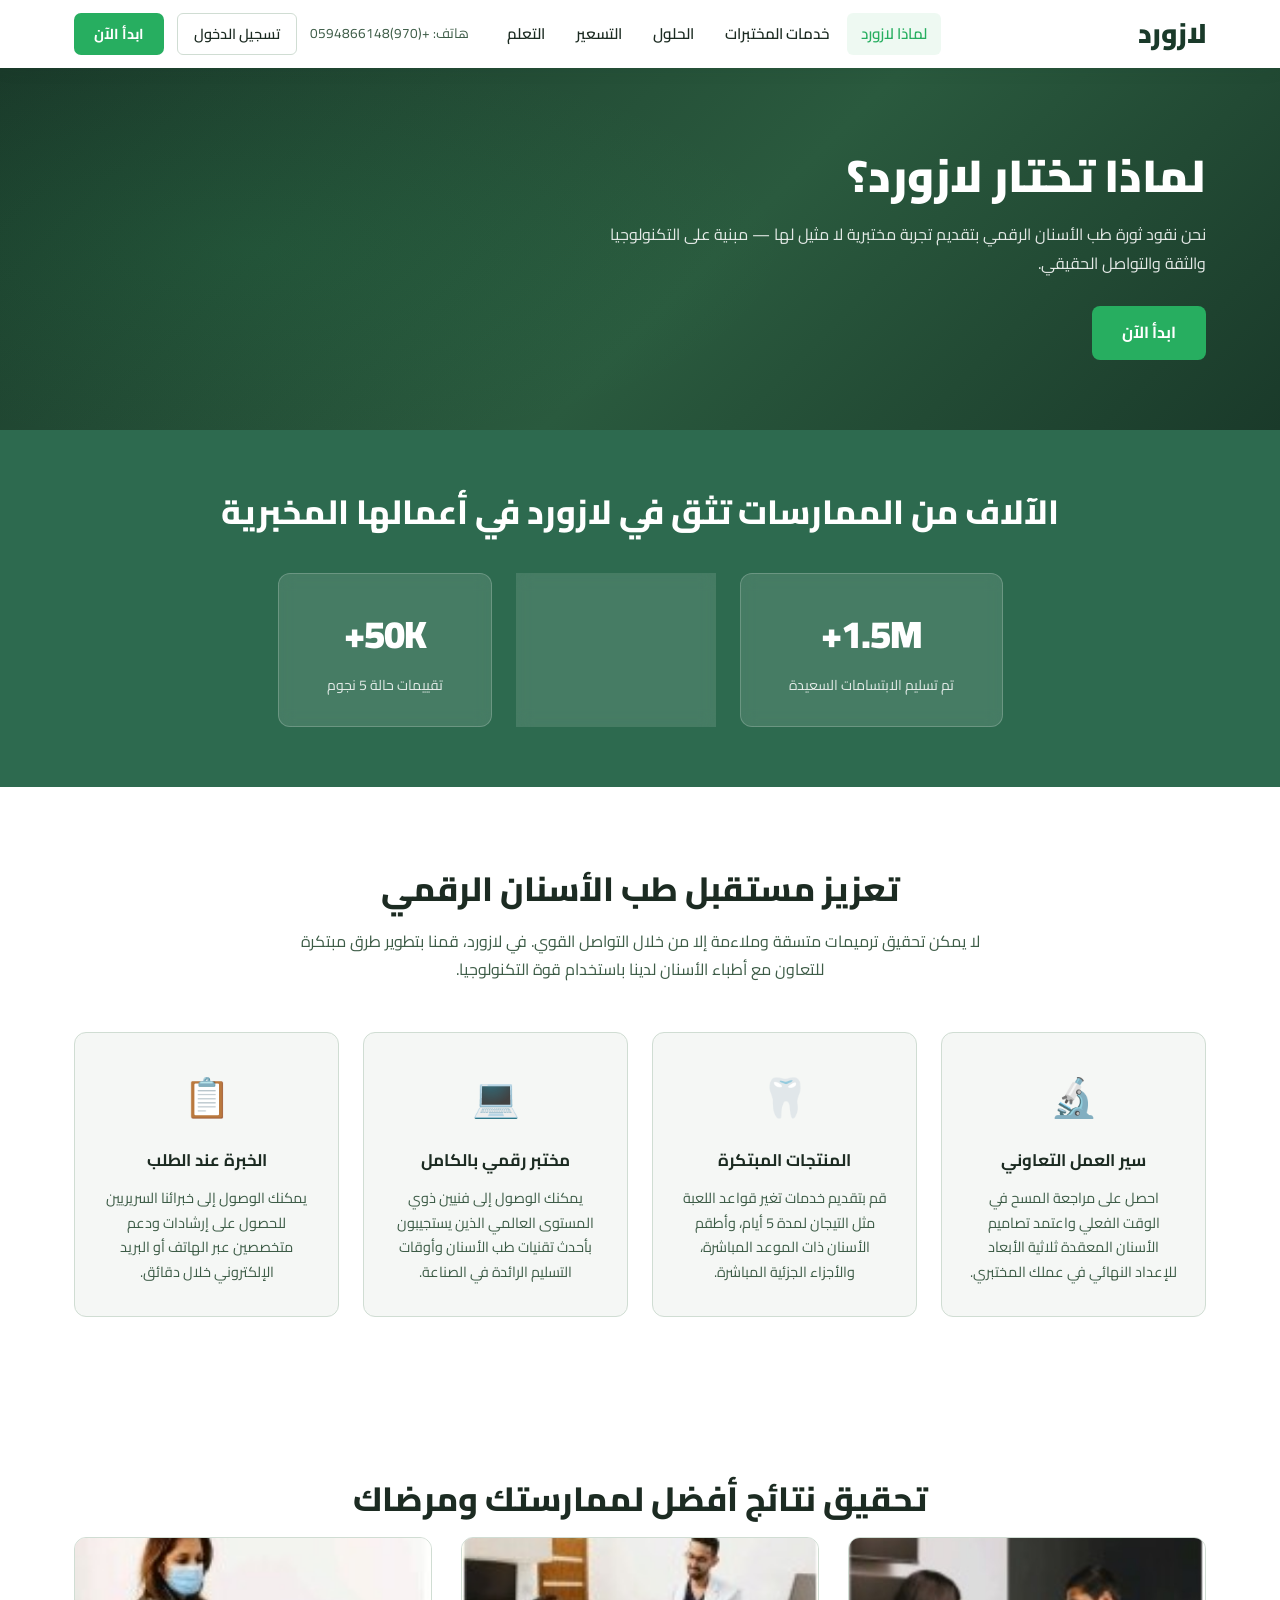
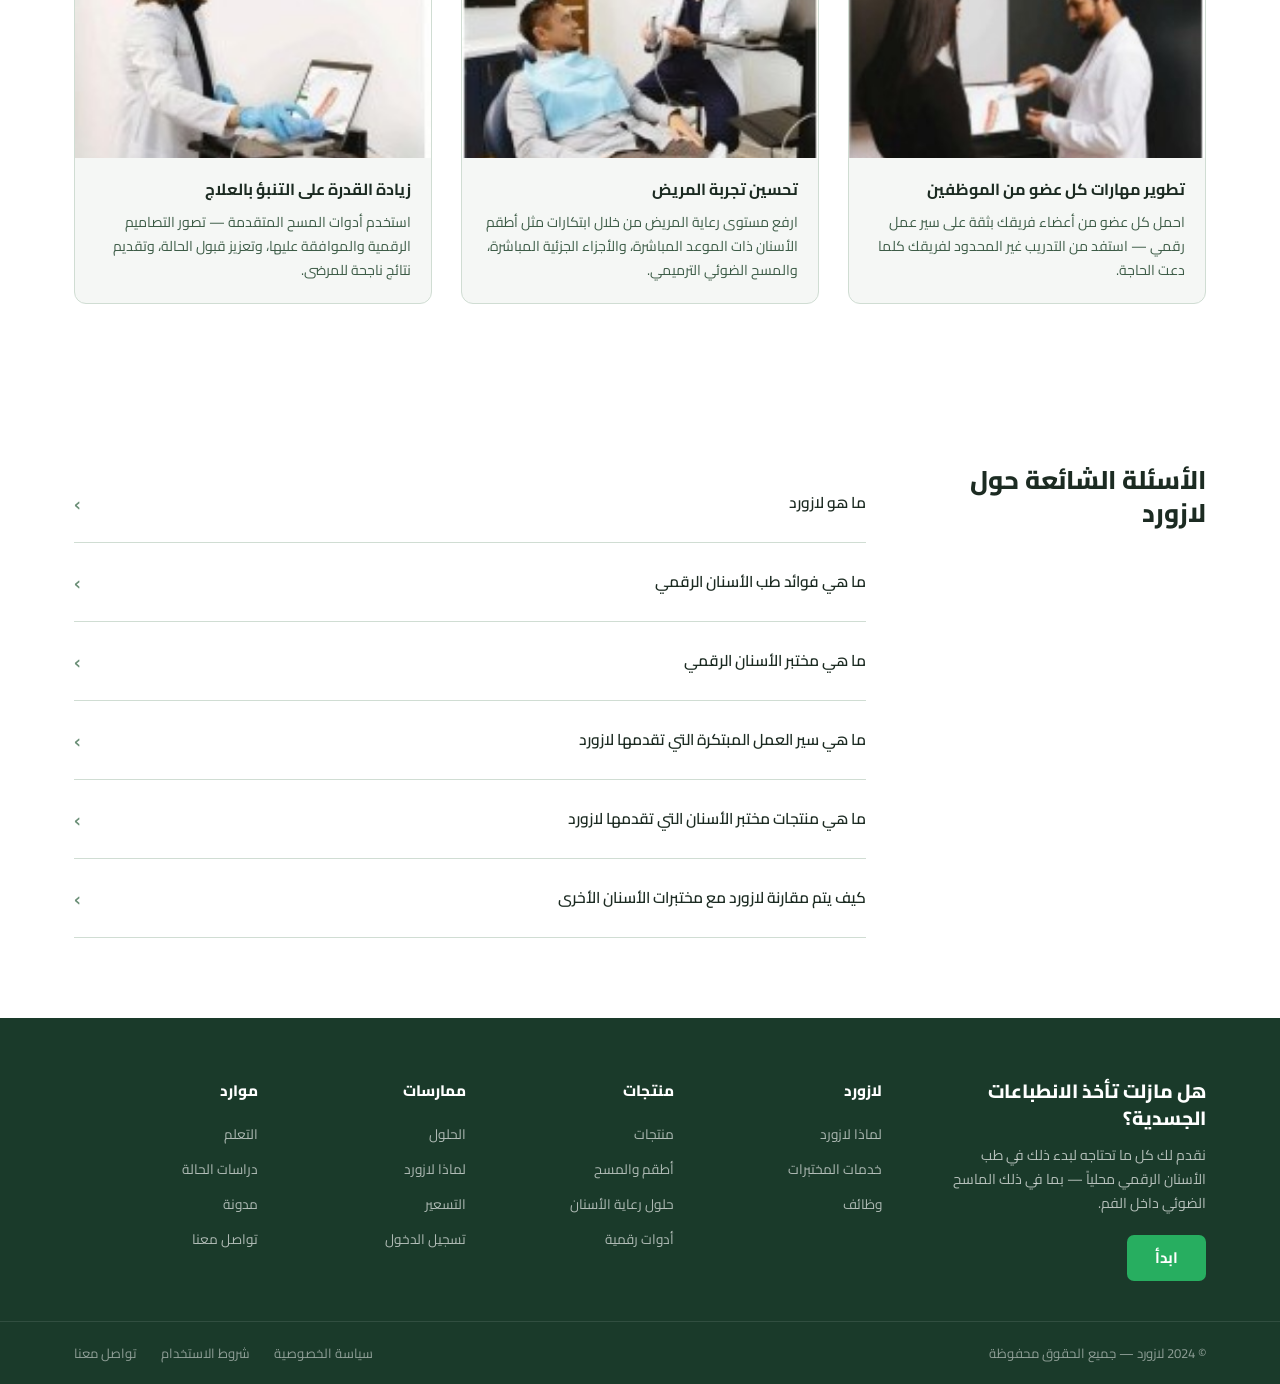
<file: why-lazord.html>
<!DOCTYPE html>
<html lang="ar" dir="rtl">

<head>
  <meta charset="UTF-8" />
  <meta name="viewport" content="width=device-width, initial-scale=1.0" />
  <title>لماذا لازورد — مختبر الأسنان الرقمي</title>
  <link rel="stylesheet" href="style.css" />
  <link rel="preconnect" href="https://fonts.googleapis.com" />
  <link rel="preconnect" href="https://fonts.gstatic.com" crossorigin />
  <link
    href="https://fonts.googleapis.com/css2?family=Cairo:wght@300;400;500;600;700;800;900&family=Tajawal:wght@300;400;500;700;800&display=swap"
    rel="stylesheet" />
</head>

<body>

  <!-- NAVBAR -->
  <header class="navbar">
    <div class="nav-container">
      <a href="index.html" class="logo">لازورد</a>
      <nav class="nav-links">
        <a href="why-lazord.html" class="nav-active">لماذا لازورد</a>
        <a href="lab-services.html">خدمات المختبرات</a>
        <a href="solutions.html">الحلول</a>
        <a href="pricing.html">التسعير</a>
        <a href="learn.html">التعلم</a>
      </nav>
      <div class="nav-actions">
        <span class="phone">هاتف: +(970)0594866148</span>
        <a href="login.html" class="btn-login">تسجيل الدخول</a>
        <a href="pricing.html" class="btn-cta">ابدأ الآن</a>
      </div>
      <button class="mobile-menu-btn" id="mobileMenuBtn" aria-label="القائمة">
        <span></span><span></span><span></span>
      </button>
    </div>
    <div class="mobile-menu" id="mobileMenu">
      <a href="why-lazord.html">لماذا لازورد</a>
      <a href="lab-services.html">خدمات المختبرات</a>
      <a href="solutions.html">الحلول</a>
      <a href="pricing.html">التسعير</a>
      <a href="learn.html">التعلم</a>
      <a href="pricing.html" class="btn-cta mobile-cta">ابدأ الآن</a>
    </div>
  </header>

  <main>

    <!-- PAGE HERO -->
    <section class="page-hero">
      <div class="container">
        <div class="page-hero-content">
          <h1>لماذا تختار لازورد؟</h1>
          <p>نحن نقود ثورة طب الأسنان الرقمي بتقديم تجربة مختبرية لا مثيل لها — مبنية على التكنولوجيا والثقة والتواصل
            الحقيقي.</p>
          <a href="pricing.html" class="btn-primary">ابدأ الآن</a>
        </div>
      </div>
    </section>

    <!-- STATS -->
    <section class="stats">
      <div class="container">
        <h2 class="section-title">الآلاف من الممارسات تثق في لازورد في أعمالها المخبرية</h2>
        <div class="stats-grid">
          <div class="stat-card"><span class="stat-num">1.5M+</span><span class="stat-label">تم تسليم الابتسامات
              السعيدة</span></div>
          <div class="stat-card"><span class="stat-num">$30K</span><span class="stat-label">تم الحفظ مقدماً</span></div>
          <div class="stat-card"><span class="stat-num">50K+</span><span class="stat-label">تقييمات حالة 5 نجوم</span>
          </div>
        </div>
      </div>
    </section>

    <!-- FEATURES -->
    <section class="features">
      <div class="container">
        <h2 class="section-title">تعزيز مستقبل طب الأسنان الرقمي</h2>
        <p class="section-subtitle">لا يمكن تحقيق ترميمات متسقة وملاءمة إلا من خلال التواصل القوي. في لازورد، قمنا
          بتطوير طرق مبتكرة للتعاون مع أطباء الأسنان لدينا باستخدام قوة التكنولوجيا.</p>
        <div class="features-grid">
          <div class="feature-card">
            <div class="feature-icon">
              <div class="icon-fallback">🔬</div>
            </div>
            <h3>سير العمل التعاوني</h3>
            <p>احصل على مراجعة المسح في الوقت الفعلي واعتمد تصاميم الأسنان المعقدة ثلاثية الأبعاد للإعداد النهائي في
              عملك المختبري.</p>
          </div>
          <div class="feature-card">
            <div class="feature-icon">
              <div class="icon-fallback">🦷</div>
            </div>
            <h3>المنتجات المبتكرة</h3>
            <p>قم بتقديم خدمات تغير قواعد اللعبة مثل التيجان لمدة 5 أيام، وأطقم الأسنان ذات الموعد المباشرة، والأجزاء
              الجزئية المباشرة.</p>
          </div>
          <div class="feature-card">
            <div class="feature-icon">
              <div class="icon-fallback">💻</div>
            </div>
            <h3>مختبر رقمي بالكامل</h3>
            <p>يمكنك الوصول إلى فنيين ذوي المستوى العالمي الذين يستجيبون بأحدث تقنيات طب الأسنان وأوقات التسليم الرائدة
              في الصناعة.</p>
          </div>
          <div class="feature-card">
            <div class="feature-icon">
              <div class="icon-fallback">📋</div>
            </div>
            <h3>الخبرة عند الطلب</h3>
            <p>يمكنك الوصول إلى خبرائنا السريريين للحصول على إرشادات ودعم متخصصين عبر الهاتف أو البريد الإلكتروني خلال
              دقائق.</p>
          </div>
        </div>
      </div>
    </section>

    <!-- RESULTS -->
    <section class="results">
      <div class="container">
        <h2 class="section-title">تحقيق نتائج أفضل لممارستك ومرضاك</h2>
        <div class="results-grid">
          <div class="result-card"><img src="images/result-1.jpg" alt="تطوير مهارات الفريق" />
            <h3>تطوير مهارات كل عضو من الموظفين</h3>
            <p>احمل كل عضو من أعضاء فريقك بثقة على سير عمل رقمي — استفد من التدريب غير المحدود لفريقك كلما دعت الحاجة.
            </p>
          </div>
          <div class="result-card"><img src="images/result-2.jpg" alt="تحسين تجربة المريض" />
            <h3>تحسين تجربة المريض</h3>
            <p>ارفع مستوى رعاية المريض من خلال ابتكارات مثل أطقم الأسنان ذات الموعد المباشرة، والأجزاء الجزئية المباشرة،
              والمسح الضوئي الترميمي.</p>
          </div>
          <div class="result-card"><img src="images/result-3.jpg" alt="زيادة القدرة على التنبؤ بالعلاج" />
            <h3>زيادة القدرة على التنبؤ بالعلاج</h3>
            <p>استخدم أدوات المسح المتقدمة — تصور التصاميم الرقمية والموافقة عليها، وتعزيز قبول الحالة، وتقديم نتائج
              ناجحة للمرضى.</p>
          </div>
        </div>
      </div>
    </section>

    <!-- FAQ -->
    <section class="faq">
      <div class="container faq-container">
        <h2 class="faq-title">الأسئلة الشائعة حول لازورد</h2>
        <div class="faq-list">
          <div class="faq-item">
            <button class="faq-btn" aria-expanded="false"><span>ما هو لازورد</span><span
                class="faq-arrow">›</span></button>
            <div class="faq-answer">
              <p>لازورد هو مختبر الأسنان الرقمي الرائد الذي يتيح لعيادات طب الأسنان التواصل الفوري مع المختبر وتتبع
                الحالات وإتمام الطلبات بشكل رقمي بالكامل.</p>
            </div>
          </div>
          <div class="faq-item">
            <button class="faq-btn" aria-expanded="false"><span>ما هي فوائد طب الأسنان الرقمي</span><span
                class="faq-arrow">›</span></button>
            <div class="faq-answer">
              <p>يوفر طب الأسنان الرقمي دقة أعلى في التصاميم، وأوقات تسليم أسرع، وتحسين التواصل بين العيادة والمختبر،
                وتجربة أفضل للمريض.</p>
            </div>
          </div>
          <div class="faq-item">
            <button class="faq-btn" aria-expanded="false"><span>ما هي مختبر الأسنان الرقمي</span><span
                class="faq-arrow">›</span></button>
            <div class="faq-answer">
              <p>مختبر الأسنان الرقمي هو مرفق متخصص يستخدم أحدث التقنيات الرقمية مثل طباعة ثلاثية الأبعاد والتصميم
                الحاسوبي لإنتاج ترميمات أسنان عالية الجودة.</p>
            </div>
          </div>
          <div class="faq-item">
            <button class="faq-btn" aria-expanded="false"><span>ما هي سير العمل المبتكرة التي تقدمها لازورد</span><span
                class="faq-arrow">›</span></button>
            <div class="faq-answer">
              <p>تقدم لازورد سير عمل رقمية متكاملة تشمل المسح الضوئي، والتصميم الرقمي، والموافقة عبر الإنترنت، وتتبع
                الحالات في الوقت الفعلي.</p>
            </div>
          </div>
          <div class="faq-item">
            <button class="faq-btn" aria-expanded="false"><span>ما هي منتجات مختبر الأسنان التي تقدمها
                لازورد</span><span class="faq-arrow">›</span></button>
            <div class="faq-answer">
              <p>تقدم لازورد مجموعة واسعة من المنتجات تشمل تيجان الزركونيا، وحلول رعاية الأسنان الشاملة، وأطقم الأسنان
                ذات الموعد الثاني، وأجهزة علاج انقطاع التنفس، وغيرها.</p>
            </div>
          </div>
          <div class="faq-item">
            <button class="faq-btn" aria-expanded="false"><span>كيف يتم مقارنة لازورد مع مختبرات الأسنان
                الأخرى</span><span class="faq-arrow">›</span></button>
            <div class="faq-answer">
              <p>تتميز لازورد بتقديم نظام رقمي متكامل، وسرعة تسليم لا مثيل لها، ودعم متخصص على مدار الساعة، مع أسعار
                تنافسية مقارنة بالمختبرات التقليدية.</p>
            </div>
          </div>
        </div>
      </div>
    </section>

  </main>

  <!-- FOOTER -->
  <footer class="footer">
    <div class="container footer-container">
      <div class="footer-cta">
        <h3>هل مازلت تأخذ الانطباعات الجسدية؟</h3>
        <p>نقدم لك كل ما تحتاجه لبدء ذلك في طب الأسنان الرقمي محلياً — بما في ذلك الماسح الضوئي داخل الفم.</p>
        <a href="pricing.html" class="btn-cta-footer">ابدأ</a>
      </div>
      <div class="footer-links">
        <div class="footer-col">
          <h4>لازورد</h4>
          <ul>
            <li><a href="why-lazord.html">لماذا لازورد</a></li>
            <li><a href="lab-services.html">خدمات المختبرات</a></li>
            <li><a href="#">وظائف</a></li>
          </ul>
        </div>
        <div class="footer-col">
          <h4>منتجات</h4>
          <ul>
            <li><a href="lab-services.html">منتجات</a></li>
            <li><a href="lab-services.html">أطقم والمسح</a></li>
            <li><a href="lab-services.html">حلول رعاية الأسنان</a></li>
            <li><a href="lab-services.html">أدوات رقمية</a></li>
          </ul>
        </div>
        <div class="footer-col">
          <h4>ممارسات</h4>
          <ul>
            <li><a href="solutions.html">الحلول</a></li>
            <li><a href="why-lazord.html">لماذا لازورد</a></li>
            <li><a href="pricing.html">التسعير</a></li>
            <li><a href="login.html">تسجيل الدخول</a></li>
          </ul>
        </div>
        <div class="footer-col">
          <h4>موارد</h4>
          <ul>
            <li><a href="learn.html">التعلم</a></li>
            <li><a href="learn.html">دراسات الحالة</a></li>
            <li><a href="learn.html">مدونة</a></li>
            <li><a href="pricing.html">تواصل معنا</a></li>
          </ul>
        </div>
      </div>
    </div>
    <div class="footer-bottom">
      <div class="container">
        <p>© 2024 لازورد — جميع الحقوق محفوظة</p>
        <div class="footer-legal"><a href="#">سياسة الخصوصية</a><a href="#">شروط الاستخدام</a><a
            href="pricing.html">تواصل معنا</a></div>
      </div>
    </div>
  </footer>

  <script src="script.js"></script>
</body>

</html>
</file>
<file: style.css>
/* ===== RESET & BASE ===== */
*,
*::before,
*::after {
  box-sizing: border-box;
  margin: 0;
  padding: 0;
}

:root {
  --green-dark: #1a3a2a;
  --green-mid: #2d6a4f;
  --green-bright: #2ecc71;
  --green-cta: #27ae60;
  --green-hover: #219653;
  --white: #ffffff;
  --off-white: #f5f7f5;
  --light-gray: #e8ede9;
  --text-dark: #1c2b22;
  --text-mid: #3d5c47;
  --text-light: #6b8f77;
  --border: #d0ddd3;
  --shadow: 0 4px 24px rgba(26, 58, 42, 0.10);
  --shadow-md: 0 8px 40px rgba(26, 58, 42, 0.14);
  --radius: 12px;
  --radius-lg: 20px;
  --font-main: 'Cairo', 'Tajawal', sans-serif;
  --transition: 0.25s cubic-bezier(0.4, 0, 0.2, 1);
}

html {
  scroll-behavior: smooth;
}

body {
  font-family: var(--font-main);
  font-size: 16px;
  line-height: 1.7;
  color: var(--text-dark);
  background: var(--white);
  direction: rtl;
  overflow-x: hidden;
}

img {
  max-width: 100%;
  display: block;
}

a {
  text-decoration: none;
  color: inherit;
}

ul {
  list-style: none;
}

.container {
  max-width: 1180px;
  margin: 0 auto;
  padding: 0 24px;
}

.link-green {
  color: var(--green-mid);
  font-weight: 600;
}

.link-green:hover {
  color: var(--green-cta);
}

/* ===== SHARED TYPOGRAPHY ===== */
.section-title {
  font-size: clamp(1.5rem, 3vw, 2.1rem);
  font-weight: 800;
  color: var(--text-dark);
  text-align: center;
  margin-bottom: 1rem;
  line-height: 1.3;
}

.section-subtitle {
  font-size: 1rem;
  color: var(--text-mid);
  text-align: center;
  max-width: 720px;
  margin: 0 auto 3rem;
  line-height: 1.8;
}

/* ===== BUTTONS ===== */
.btn-primary {
  display: inline-block;
  background: var(--green-cta);
  color: var(--white);
  padding: 13px 30px;
  border-radius: 8px;
  font-weight: 700;
  font-size: 1rem;
  transition: background var(--transition), transform var(--transition);
}

.btn-primary:hover {
  background: var(--green-hover);
  transform: translateY(-2px);
}

.btn-secondary {
  display: inline-block;
  background: rgba(255, 255, 255, 0.15);
  color: var(--white);
  border: 2px solid rgba(255, 255, 255, 0.7);
  padding: 11px 28px;
  border-radius: 8px;
  font-weight: 600;
  font-size: 1rem;
  backdrop-filter: blur(4px);
  transition: background var(--transition), transform var(--transition);
}

.btn-secondary:hover {
  background: rgba(255, 255, 255, 0.25);
  transform: translateY(-2px);
}

.btn-outline {
  display: inline-block;
  border: 2px solid var(--green-cta);
  color: var(--green-cta);
  padding: 12px 32px;
  border-radius: 8px;
  font-weight: 700;
  font-size: 1rem;
  transition: background var(--transition), color var(--transition);
}

.btn-outline:hover {
  background: var(--green-cta);
  color: var(--white);
}

.btn-green {
  display: inline-block;
  background: var(--green-cta);
  color: var(--white);
  padding: 12px 28px;
  border-radius: 8px;
  font-weight: 700;
  margin-top: 1.2rem;
  transition: background var(--transition);
}

.btn-green:hover {
  background: var(--green-hover);
}

.btn-dark {
  display: inline-block;
  background: var(--green-dark);
  color: var(--white);
  padding: 12px 20px;
  border-radius: 8px;
  font-weight: 600;
  font-size: 0.9rem;
  margin-top: 1.2rem;
  transition: background var(--transition);
}

.btn-dark:hover {
  background: var(--green-mid);
}

/* ===== NAVBAR ===== */
.navbar {
  position: fixed;
  top: 0;
  right: 0;
  left: 0;
  z-index: 1000;
  background: var(--white);
  box-shadow: 0 2px 16px rgba(26, 58, 42, 0.08);
  transition: box-shadow var(--transition);
}

.nav-container {
  max-width: 1180px;
  margin: 0 auto;
  padding: 0 24px;
  display: flex;
  align-items: center;
  gap: 1.5rem;
  height: 68px;
}

.logo {
  font-size: 1.7rem;
  font-weight: 900;
  color: var(--green-dark);
  letter-spacing: -0.5px;
  flex-shrink: 0;
}

.nav-links {
  display: flex;
  align-items: center;
  gap: 0.2rem;
  margin-right: auto;
}

.nav-links a {
  font-size: 0.95rem;
  font-weight: 600;
  color: var(--text-dark);
  padding: 8px 14px;
  border-radius: 6px;
  transition: color var(--transition), background var(--transition);
  white-space: nowrap;
}

.nav-links a:hover,
.nav-links a.nav-active {
  color: var(--green-mid);
  background: var(--off-white);
}

.nav-links a.nav-active {
  color: var(--green-cta);
  background: rgba(39, 174, 96, 0.08);
}

.nav-actions {
  display: flex;
  align-items: center;
  gap: 0.8rem;
  flex-shrink: 0;
}

.phone {
  font-size: 0.85rem;
  color: var(--text-mid);
  direction: ltr;
}

.btn-login {
  font-size: 0.9rem;
  font-weight: 600;
  color: var(--text-dark);
  padding: 8px 16px;
  border-radius: 6px;
  border: 1.5px solid var(--border);
  transition: border-color var(--transition), color var(--transition);
}

.btn-login:hover,
.btn-login.nav-active-login {
  border-color: var(--green-mid);
  color: var(--green-mid);
}

.btn-cta {
  font-size: 0.9rem;
  font-weight: 700;
  color: var(--white);
  background: var(--green-cta);
  padding: 9px 20px;
  border-radius: 7px;
  transition: background var(--transition);
}

.btn-cta:hover {
  background: var(--green-hover);
}

.mobile-menu-btn {
  display: none;
  flex-direction: column;
  gap: 5px;
  background: none;
  border: none;
  cursor: pointer;
  padding: 4px;
  margin-right: auto;
}

.mobile-menu-btn span {
  display: block;
  width: 24px;
  height: 2.5px;
  background: var(--text-dark);
  border-radius: 2px;
  transition: transform var(--transition), opacity var(--transition);
}

.mobile-menu {
  display: none;
  flex-direction: column;
  padding: 12px 24px 20px;
  border-top: 1px solid var(--border);
  background: var(--white);
  gap: 4px;
}

.mobile-menu a {
  padding: 10px 0;
  font-weight: 600;
  color: var(--text-dark);
  border-bottom: 1px solid var(--light-gray);
}

.mobile-menu a:last-child {
  border-bottom: none;
}

.mobile-cta {
  margin-top: 8px;
  text-align: center;
  border-bottom: none !important;
  border-radius: 8px;
}

.mobile-menu.active {
  display: flex;
}

/* ===== PAGE HERO (inner pages) ===== */
.page-hero {
  margin-top: 68px;
  background: linear-gradient(135deg, var(--green-dark) 0%, #2a5a3e 55%, #1a3a2a 100%);
  padding: 80px 0 70px;
  position: relative;
  overflow: hidden;
}

.page-hero::before {
  content: '';
  position: absolute;
  inset: 0;
  background: radial-gradient(ellipse 60% 80% at 20% 50%, rgba(46, 204, 113, 0.08) 0%, transparent 70%);
  pointer-events: none;
}

.page-hero-content {
  position: relative;
  z-index: 1;
  color: var(--white);
  max-width: 640px;
}

.page-hero-content h1 {
  font-size: clamp(1.8rem, 4vw, 2.8rem);
  font-weight: 900;
  margin-bottom: 1rem;
  line-height: 1.25;
}

.page-hero-content p {
  font-size: 1rem;
  opacity: 0.88;
  margin-bottom: 1.8rem;
  line-height: 1.8;
}

/* ===== HERO (homepage) ===== */
.hero {
  margin-top: 68px;
  background: linear-gradient(135deg, var(--green-dark) 0%, #2a5a3e 55%, #1a3a2a 100%);
  min-height: 520px;
  display: flex;
  align-items: center;
  position: relative;
  overflow: hidden;
}

.hero::before {
  content: '';
  position: absolute;
  inset: 0;
  background: radial-gradient(ellipse 60% 80% at 80% 50%, rgba(46, 204, 113, 0.08) 0%, transparent 70%);
  pointer-events: none;
}

.hero-container {
  max-width: 1180px;
  margin: 0 auto;
  padding: 60px 24px;
  display: flex;
  align-items: center;
  gap: 2.5rem;
  position: relative;
  z-index: 1;
}

.hero-image-wrap {
  flex: 0 0 400px;
  border-radius: var(--radius-lg);
  overflow: hidden;
  box-shadow: var(--shadow-md);
  max-width: 420px;
}

.hero-img {
  width: 100%;
  height: 340px;
  object-fit: cover;
  display: block;
  background: linear-gradient(135deg, #2d5a3e 0%, #4a8c60 100%);
}

.hero-content {
  flex: 1;
  color: var(--white);
  text-align: right;
}

.hero-content h1 {
  font-size: clamp(1.6rem, 3.5vw, 2.5rem);
  font-weight: 900;
  line-height: 1.3;
  margin-bottom: 1.2rem;
  letter-spacing: -0.3px;
}

.hero-content p {
  font-size: 0.97rem;
  line-height: 1.8;
  opacity: 0.88;
  margin-bottom: 2rem;
  max-width: 480px;
}

.hero-btns {
  display: flex;
  gap: 1rem;
  flex-wrap: wrap;
}

/* ===== STATS ===== */
.stats {
  background: var(--green-mid);
  padding: 60px 0;
}

.stats .section-title {
  color: var(--white);
  margin-bottom: 2.5rem;
}

.stats-grid {
  display: flex;
  gap: 1.5rem;
  justify-content: center;
  flex-wrap: wrap;
}

.stat-card {
  background: rgba(255, 255, 255, 0.12);
  border: 1.5px solid rgba(255, 255, 255, 0.2);
  border-radius: var(--radius);
  padding: 28px 48px;
  text-align: center;
  color: var(--white);
  min-width: 200px;
  backdrop-filter: blur(8px);
  transition: transform var(--transition), background var(--transition);
}

.stat-card:hover {
  transform: translateY(-4px);
  background: rgba(255, 255, 255, 0.18);
}

.stat-num {
  display: block;
  font-size: 2.4rem;
  font-weight: 900;
  letter-spacing: -1px;
  margin-bottom: 0.4rem;
}

.stat-label {
  display: block;
  font-size: 0.88rem;
  opacity: 0.85;
}

/* ===== FEATURES ===== */
.features {
  padding: 80px 0;
  background: var(--white);
}

.features-grid {
  display: grid;
  grid-template-columns: repeat(auto-fit, minmax(240px, 1fr));
  gap: 1.5rem;
  margin-top: 1rem;
}

.feature-card {
  background: var(--off-white);
  border: 1.5px solid var(--border);
  border-radius: var(--radius);
  padding: 32px 28px;
  text-align: center;
  transition: transform var(--transition), box-shadow var(--transition), border-color var(--transition);
}

.feature-card:hover {
  transform: translateY(-6px);
  box-shadow: var(--shadow-md);
  border-color: var(--green-bright);
}

.feature-icon {
  font-size: 2.4rem;
  margin-bottom: 1rem;
  display: flex;
  justify-content: center;
}

.icon-fallback {
  font-size: 2.4rem;
}

.feature-card h3 {
  font-size: 1.05rem;
  font-weight: 700;
  color: var(--text-dark);
  margin-bottom: 0.7rem;
}

.feature-card p {
  font-size: 0.9rem;
  color: var(--text-mid);
  line-height: 1.7;
}

/* ===== WORKFLOW ===== */
.workflow {
  padding: 80px 0;
  background: var(--off-white);
}

.workflow-container {
  display: flex;
  align-items: center;
  gap: 4rem;
}

.workflow-image {
  flex: 0 0 44%;
  border-radius: var(--radius-lg);
  overflow: hidden;
  box-shadow: var(--shadow-md);
}

.workflow-image img {
  width: 100%;
  height: 420px;
  object-fit: cover;
  background: linear-gradient(135deg, #2d5a3e 0%, #4a8c60 100%);
}

.workflow-content {
  flex: 1;
}

.workflow-content h2 {
  font-size: clamp(1.4rem, 2.5vw, 2rem);
  font-weight: 800;
  color: var(--text-dark);
  margin-bottom: 0.8rem;
  line-height: 1.3;
}

.workflow-sub {
  color: var(--text-mid);
  font-size: 0.97rem;
  margin-bottom: 1.6rem;
}

.workflow-list {
  display: flex;
  flex-direction: column;
  gap: 0.6rem;
}

.workflow-list li {
  display: flex;
  align-items: center;
  gap: 0.8rem;
  font-size: 0.95rem;
  color: var(--text-dark);
  padding: 8px 0;
  border-bottom: 1px solid var(--border);
  cursor: pointer;
  transition: color var(--transition);
}

.workflow-list li:last-child {
  border-bottom: none;
}

.workflow-list li:hover {
  color: var(--green-mid);
}

.check {
  color: var(--green-cta);
  font-size: 1rem;
  flex-shrink: 0;
}

/* ===== RESULTS ===== */
.results {
  padding: 80px 0;
  background: var(--white);
}

.results-grid {
  display: grid;
  grid-template-columns: repeat(auto-fit, minmax(280px, 1fr));
  gap: 1.8rem;
  margin-top: 1rem;
}

.result-card {
  background: var(--off-white);
  border-radius: var(--radius);
  overflow: hidden;
  border: 1.5px solid var(--border);
  transition: transform var(--transition), box-shadow var(--transition);
}

.result-card:hover {
  transform: translateY(-5px);
  box-shadow: var(--shadow-md);
}

.result-card img {
  width: 100%;
  height: 220px;
  object-fit: cover;
  background: linear-gradient(135deg, #2d5a3e 0%, #4a8c60 100%);
}

.result-card h3 {
  font-size: 1rem;
  font-weight: 700;
  color: var(--text-dark);
  padding: 18px 20px 8px;
}

.result-card p {
  font-size: 0.88rem;
  color: var(--text-mid);
  padding: 0 20px 20px;
  line-height: 1.7;
}

/* ===== PRODUCTS ===== */
.products {
  padding: 80px 0;
  background: var(--off-white);
}

.products-grid {
  display: grid;
  grid-template-columns: repeat(4, 1fr);
  gap: 1.4rem;
  margin-top: 1rem;
}

.product-card {
  background: var(--white);
  border: 1.5px solid var(--border);
  border-radius: var(--radius);
  padding: 20px 16px;
  text-align: center;
  transition: transform var(--transition), box-shadow var(--transition), border-color var(--transition);
}

.product-card:hover {
  transform: translateY(-5px);
  box-shadow: var(--shadow);
  border-color: var(--green-bright);
}

.product-card img {
  width: 100%;
  height: 160px;
  object-fit: contain;
  margin-bottom: 12px;
  background: var(--off-white);
  border-radius: 8px;
  padding: 8px;
}

.product-card p {
  font-size: 0.88rem;
  font-weight: 600;
  color: var(--text-dark);
}

.products-cta {
  text-align: center;
  margin-top: 2.5rem;
}

/* ===== SCANNING ===== */
.scanning {
  padding: 80px 0;
  background: var(--white);
}

.scanning-grid {
  display: grid;
  grid-template-columns: 1fr 1fr;
  gap: 1.5rem;
  margin-top: 1rem;
}

.scanning-card {
  border-radius: var(--radius-lg);
  padding: 40px 36px;
}

.scanning-card.dark {
  background: var(--green-dark);
  color: var(--white);
}

.scanning-card.light {
  background: var(--off-white);
  border: 1.5px solid var(--border);
  color: var(--text-dark);
}

.scanning-card h3 {
  font-size: 1.3rem;
  font-weight: 800;
  margin-bottom: 0.9rem;
}

.scanning-card p {
  font-size: 0.92rem;
  line-height: 1.7;
  margin-bottom: 1.2rem;
  opacity: 0.88;
}

.scanning-card ul {
  display: flex;
  flex-direction: column;
  gap: 0.6rem;
}

.scanning-card li {
  display: flex;
  align-items: flex-start;
  gap: 0.7rem;
  font-size: 0.9rem;
  line-height: 1.5;
}

.check-icon {
  color: var(--green-bright);
  font-weight: 700;
  flex-shrink: 0;
  margin-top: 2px;
}

.scanning-card.light .check-icon {
  color: var(--green-mid);
}

/* ===== BLOG ===== */
.blog {
  padding: 80px 0;
  background: var(--off-white);
}

.blog-intro {
  font-size: 1rem;
  color: var(--green-mid);
  font-weight: 600;
  margin-bottom: 2rem;
  text-align: center;
}

.blog-grid {
  display: grid;
  grid-template-columns: 1.6fr 1fr;
  gap: 1.5rem;
  align-items: start;
}

.blog-main img {
  width: 100%;
  height: 340px;
  object-fit: cover;
  border-radius: var(--radius);
  background: linear-gradient(135deg, #2d5a3e 0%, #4a8c60 100%);
}

.blog-label {
  font-size: 0.97rem;
  font-weight: 700;
  color: var(--text-dark);
  margin-top: 1rem;
}

.blog-side {
  display: flex;
  flex-direction: column;
  gap: 1.2rem;
}

.blog-thumb img {
  width: 100%;
  height: 155px;
  object-fit: cover;
  border-radius: var(--radius);
  background: linear-gradient(135deg, #3a6e50 0%, #5aab78 100%);
}

.blog-thumb p {
  font-size: 0.9rem;
  font-weight: 600;
  color: var(--text-dark);
  margin-top: 0.6rem;
}

/* ===== FAQ ===== */
.faq {
  padding: 80px 0;
  background: var(--white);
}

.faq-container {
  display: flex;
  gap: 5rem;
  align-items: flex-start;
}

.faq-title {
  font-size: 1.6rem;
  font-weight: 800;
  color: var(--text-dark);
  flex: 0 0 260px;
  line-height: 1.3;
}

.faq-list {
  flex: 1;
}

.faq-item {
  border-bottom: 1.5px solid var(--border);
}

.faq-btn {
  width: 100%;
  display: flex;
  align-items: center;
  justify-content: space-between;
  background: none;
  border: none;
  padding: 18px 0;
  cursor: pointer;
  font-family: var(--font-main);
  font-size: 0.97rem;
  font-weight: 600;
  color: var(--text-dark);
  text-align: right;
  gap: 1rem;
  transition: color var(--transition);
}

.faq-btn:hover {
  color: var(--green-mid);
}

.faq-arrow {
  font-size: 1.4rem;
  color: var(--text-light);
  transition: transform var(--transition);
  flex-shrink: 0;
}

.faq-btn[aria-expanded="true"] .faq-arrow {
  transform: rotate(90deg);
  color: var(--green-mid);
}

.faq-answer {
  max-height: 0;
  overflow: hidden;
  transition: max-height 0.35s cubic-bezier(0.4, 0, 0.2, 1), padding 0.25s;
}

.faq-answer.open {
  max-height: 400px;
  padding-bottom: 16px;
}

.faq-answer p {
  font-size: 0.92rem;
  color: var(--text-mid);
  line-height: 1.8;
}

/* ===== CONTACT ===== */
.contact {
  padding: 80px 0;
  background: var(--off-white);
}

.contact-container {
  display: grid;
  grid-template-columns: 1fr 1.4fr;
  gap: 5rem;
  align-items: start;
}

.contact-info h2 {
  font-size: 2rem;
  font-weight: 800;
  color: var(--text-dark);
  margin-bottom: 1rem;
}

.contact-info p {
  font-size: 0.92rem;
  color: var(--text-mid);
  line-height: 1.8;
  margin-bottom: 1rem;
}

.contact-start {
  color: var(--text-dark) !important;
  font-size: 1rem !important;
}

.contact-legal {
  font-size: 0.78rem !important;
  color: var(--text-light) !important;
  line-height: 1.6 !important;
}

.contact-form {
  display: flex;
  flex-direction: column;
  gap: 1rem;
}

.form-row {
  display: grid;
  grid-template-columns: 1fr 1fr;
  gap: 1rem;
}

.form-group {
  display: flex;
  flex-direction: column;
  gap: 6px;
}

.form-group label {
  font-size: 0.88rem;
  font-weight: 600;
  color: var(--text-dark);
}

.form-group input {
  padding: 11px 14px;
  border: 1.5px solid var(--border);
  border-radius: 8px;
  font-family: var(--font-main);
  font-size: 0.92rem;
  color: var(--text-dark);
  background: var(--white);
  transition: border-color var(--transition), box-shadow var(--transition);
  outline: none;
}

.form-group input:focus {
  border-color: var(--green-mid);
  box-shadow: 0 0 0 3px rgba(45, 106, 79, 0.12);
}

.form-group input::placeholder {
  color: var(--text-light);
  font-size: 0.88rem;
}

.btn-submit {
  background: var(--green-cta);
  color: var(--white);
  border: none;
  padding: 14px 32px;
  border-radius: 8px;
  font-family: var(--font-main);
  font-size: 1rem;
  font-weight: 700;
  cursor: pointer;
  align-self: flex-start;
  transition: background var(--transition), transform var(--transition);
  margin-top: 4px;
}

.btn-submit:hover {
  background: var(--green-hover);
  transform: translateY(-2px);
}

/* ===== PRICING ===== */
.pricing-section {
  padding: 80px 0;
  background: var(--white);
}

.pricing-grid {
  display: grid;
  grid-template-columns: repeat(3, 1fr);
  gap: 1.5rem;
  margin-top: 1rem;
  align-items: start;
}

.pricing-card {
  background: var(--off-white);
  border: 1.5px solid var(--border);
  border-radius: var(--radius-lg);
  padding: 36px 30px;
  position: relative;
  transition: transform var(--transition), box-shadow var(--transition);
}

.pricing-card:hover {
  transform: translateY(-6px);
  box-shadow: var(--shadow-md);
}

.pricing-popular {
  background: var(--green-dark);
  border-color: var(--green-mid);
  color: var(--white);
  transform: translateY(-10px);
}

.pricing-popular:hover {
  transform: translateY(-16px);
}

.pricing-badge {
  display: inline-block;
  background: var(--green-mid);
  color: var(--white);
  font-size: 0.75rem;
  font-weight: 700;
  padding: 4px 12px;
  border-radius: 20px;
  margin-bottom: 1rem;
}

.pricing-badge.popular {
  background: var(--green-bright);
  color: var(--green-dark);
}

.pricing-card h3 {
  font-size: 1.3rem;
  font-weight: 800;
  margin-bottom: 0.8rem;
}

.pricing-popular h3 {
  color: var(--white);
}

.pricing-price {
  margin-bottom: 0.8rem;
}

.price-amount {
  display: block;
  font-size: 2.5rem;
  font-weight: 900;
  color: var(--green-cta);
  line-height: 1;
}

.pricing-popular .price-amount {
  color: var(--green-bright);
}

.price-period {
  font-size: 0.85rem;
  color: var(--text-light);
}

.pricing-popular .price-period {
  color: rgba(255, 255, 255, 0.6);
}

.pricing-desc {
  font-size: 0.9rem;
  color: var(--text-mid);
  margin-bottom: 1.4rem;
  line-height: 1.6;
}

.pricing-popular .pricing-desc {
  color: rgba(255, 255, 255, 0.75);
}

.pricing-features {
  display: flex;
  flex-direction: column;
  gap: 0.7rem;
  margin-bottom: 1.8rem;
}

.pricing-features li {
  display: flex;
  align-items: flex-start;
  gap: 0.7rem;
  font-size: 0.9rem;
  color: var(--text-dark);
}

.pricing-popular .pricing-features li {
  color: rgba(255, 255, 255, 0.85);
}

.pricing-features li.disabled {
  opacity: 0.4;
}

.pricing-features li.disabled span {
  color: #e74c3c;
}

.pricing-btn {
  display: block;
  text-align: center;
}

.pricing-popular .pricing-btn {
  border-color: var(--green-bright);
  color: var(--green-bright);
}

.pricing-popular .pricing-btn:hover {
  background: var(--green-bright);
  color: var(--green-dark);
}

/* ===== LOGIN ===== */
.login-section {
  margin-top: 68px;
  min-height: calc(100vh - 68px);
  background: var(--off-white);
  display: flex;
  align-items: center;
  justify-content: center;
  padding: 40px 24px;
}

.login-card {
  background: var(--white);
  border: 1.5px solid var(--border);
  border-radius: var(--radius-lg);
  padding: 48px 44px;
  width: 100%;
  max-width: 440px;
  box-shadow: var(--shadow-md);
  text-align: center;
}

.login-logo {
  display: inline-block;
  font-size: 2rem;
  font-weight: 900;
  color: var(--green-dark);
  margin-bottom: 1.5rem;
}

.login-card h1 {
  font-size: 1.6rem;
  font-weight: 800;
  color: var(--text-dark);
  margin-bottom: 0.4rem;
}

.login-sub {
  font-size: 0.9rem;
  color: var(--text-light);
  margin-bottom: 2rem;
}

.login-form {
  text-align: right;
}

.login-form .form-group {
  margin-bottom: 1rem;
}

.login-remember {
  display: flex;
  align-items: center;
  justify-content: space-between;
  margin-bottom: 1.4rem;
  font-size: 0.88rem;
}

.checkbox-label {
  display: flex;
  align-items: center;
  gap: 0.5rem;
  cursor: pointer;
  color: var(--text-mid);
}

.checkbox-label input {
  accent-color: var(--green-cta);
  width: 16px;
  height: 16px;
}

.forgot-link {
  color: var(--green-mid);
  font-size: 0.88rem;
  font-weight: 600;
}

.forgot-link:hover {
  color: var(--green-cta);
}

.login-submit {
  width: 100%;
}

.login-register {
  font-size: 0.88rem;
  color: var(--text-mid);
  margin-top: 1.5rem;
  text-align: center;
}

/* ===== FOOTER ===== */
.footer {
  background: var(--green-dark);
  color: rgba(255, 255, 255, 0.85);
}

.footer-container {
  display: flex;
  gap: 4rem;
  padding: 60px 24px 40px;
  align-items: flex-start;
}

.footer-cta {
  flex: 0 0 260px;
}

.footer-cta h3 {
  font-size: 1.2rem;
  font-weight: 800;
  color: var(--white);
  margin-bottom: 0.8rem;
  line-height: 1.4;
}

.footer-cta p {
  font-size: 0.88rem;
  line-height: 1.7;
  margin-bottom: 1.2rem;
  opacity: 0.8;
}

.btn-cta-footer {
  display: inline-block;
  background: var(--green-cta);
  color: var(--white);
  padding: 10px 28px;
  border-radius: 7px;
  font-weight: 700;
  font-size: 0.95rem;
  transition: background var(--transition);
}

.btn-cta-footer:hover {
  background: var(--green-bright);
}

.footer-links {
  display: grid;
  grid-template-columns: repeat(4, 1fr);
  gap: 1.5rem;
  flex: 1;
}

.footer-col h4 {
  font-size: 0.95rem;
  font-weight: 800;
  color: var(--white);
  margin-bottom: 1rem;
}

.footer-col ul {
  display: flex;
  flex-direction: column;
  gap: 0.5rem;
}

.footer-col a {
  font-size: 0.85rem;
  color: rgba(255, 255, 255, 0.65);
  transition: color var(--transition);
}

.footer-col a:hover {
  color: var(--white);
}

.footer-bottom {
  border-top: 1px solid rgba(255, 255, 255, 0.1);
  padding: 20px 24px;
}

.footer-bottom .container {
  display: flex;
  align-items: center;
  justify-content: space-between;
}

.footer-bottom p {
  font-size: 0.82rem;
  opacity: 0.6;
}

.footer-legal {
  display: flex;
  gap: 1.5rem;
}

.footer-legal a {
  font-size: 0.82rem;
  opacity: 0.6;
  transition: opacity var(--transition);
}

.footer-legal a:hover {
  opacity: 1;
}

/* ===== SCROLL ANIMATION ===== */
.fade-in {
  opacity: 0;
  transform: translateY(28px);
  transition: opacity 0.55s ease, transform 0.55s ease;
}

.fade-in.visible {
  opacity: 1;
  transform: none;
}

/* ===== RESPONSIVE ===== */
@media (max-width: 1024px) {
  .products-grid {
    grid-template-columns: repeat(3, 1fr);
  }

  .footer-links {
    grid-template-columns: repeat(2, 1fr);
  }

  .footer-container {
    flex-direction: column;
    gap: 2.5rem;
  }

  .pricing-grid {
    grid-template-columns: 1fr;
    max-width: 440px;
    margin-inline: auto;
  }

  .pricing-popular {
    transform: none;
  }

  .pricing-popular:hover {
    transform: translateY(-6px);
  }
}

@media (max-width: 820px) {

  .nav-links,
  .nav-actions .phone,
  .btn-login {
    display: none;
  }

  .mobile-menu-btn {
    display: flex;
  }

  .hero-container {
    flex-direction: column-reverse;
  }

  .hero-image-wrap {
    flex: unset;
    width: 100%;
    max-width: 100%;
  }

  .hero-content {
    text-align: center;
  }

  .hero-btns {
    justify-content: center;
  }

  .workflow-container {
    flex-direction: column;
  }

  .workflow-image {
    width: 100%;
  }

  .faq-container {
    flex-direction: column;
    gap: 1.5rem;
  }

  .faq-title {
    flex: unset;
  }

  .contact-container {
    grid-template-columns: 1fr;
    gap: 2.5rem;
  }

  .scanning-grid {
    grid-template-columns: 1fr;
  }

  .blog-grid {
    grid-template-columns: 1fr;
  }
}

@media (max-width: 600px) {
  .products-grid {
    grid-template-columns: repeat(2, 1fr);
  }

  .stats-grid {
    flex-direction: column;
    align-items: center;
  }

  .results-grid {
    grid-template-columns: 1fr;
  }

  .form-row {
    grid-template-columns: 1fr;
  }

  .footer-links {
    grid-template-columns: repeat(2, 1fr);
  }

  .footer-bottom .container {
    flex-direction: column;
    gap: 0.8rem;
    text-align: center;
  }

  .login-card {
    padding: 32px 24px;
  }
}

@media (max-width: 420px) {
  .products-grid {
    grid-template-columns: 1fr 1fr;
  }

  .hero-btns {
    flex-direction: column;
    align-items: center;
  }
}
</file>
